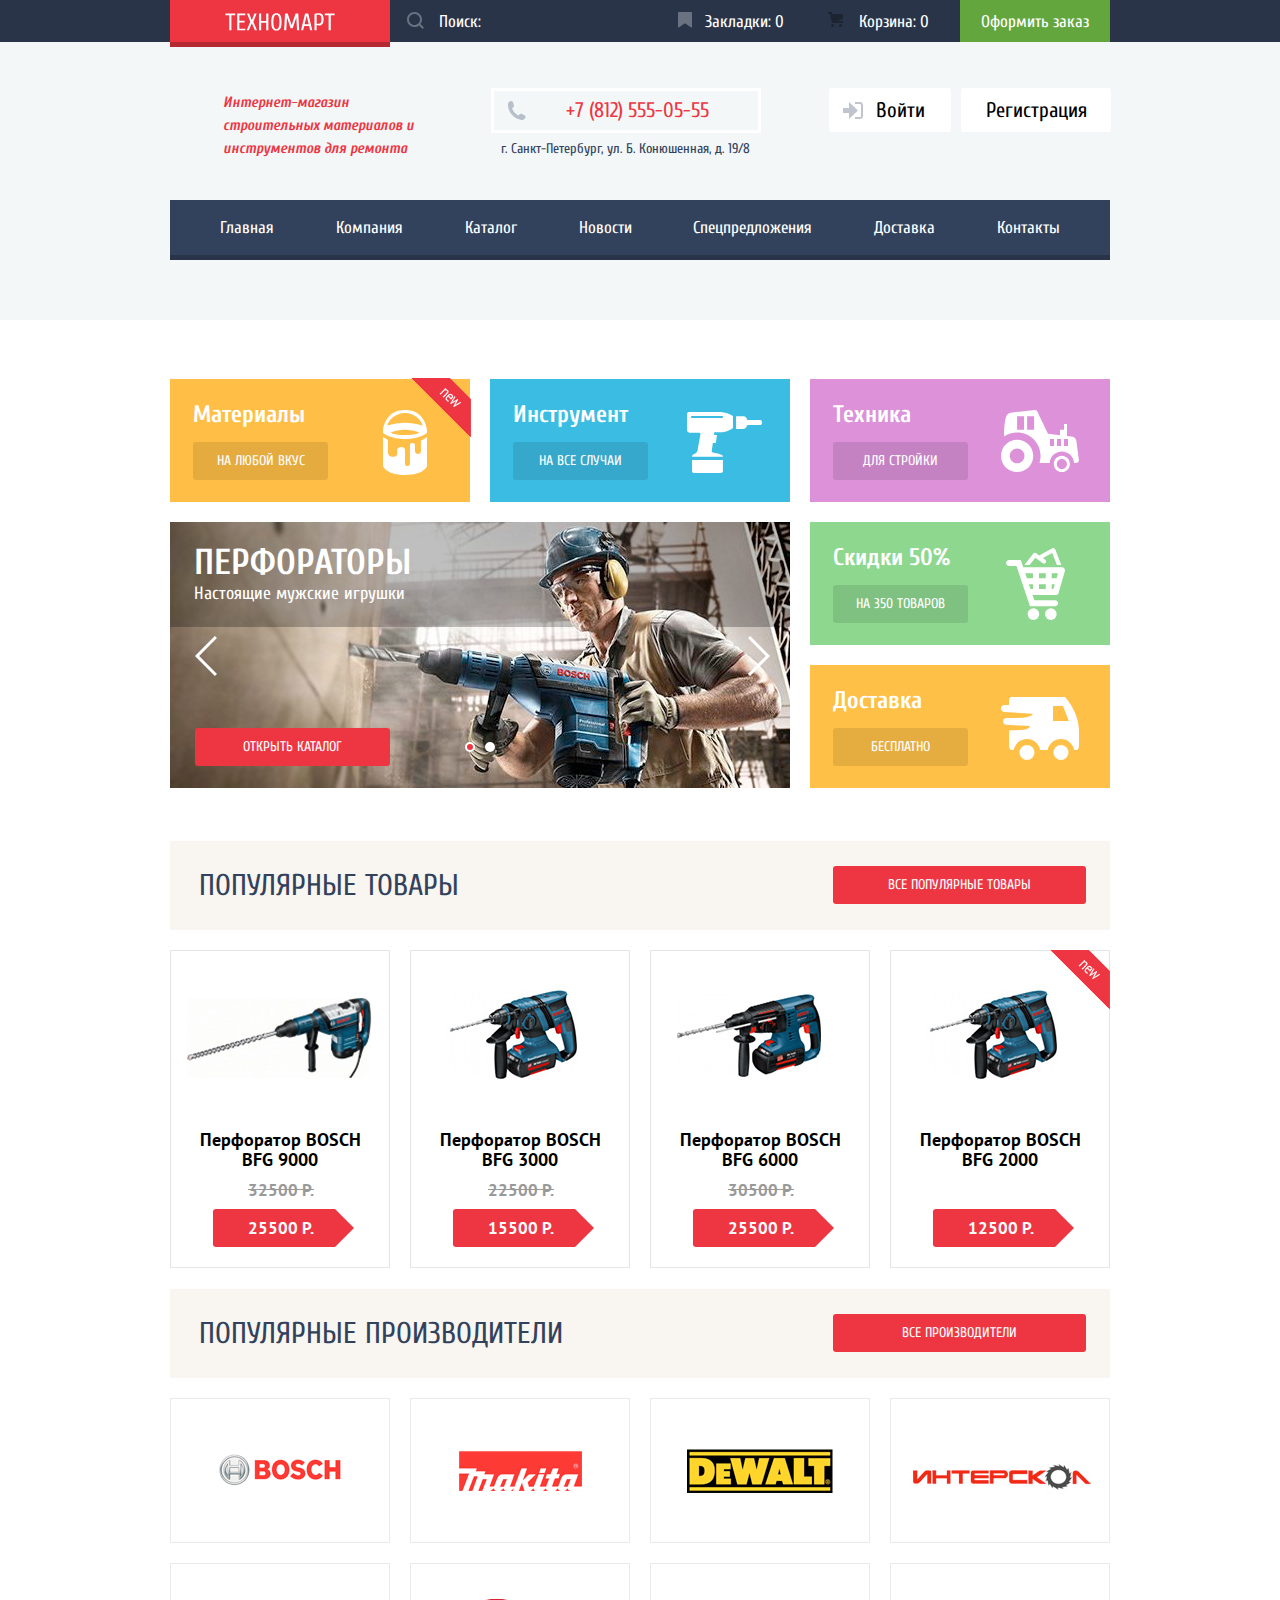
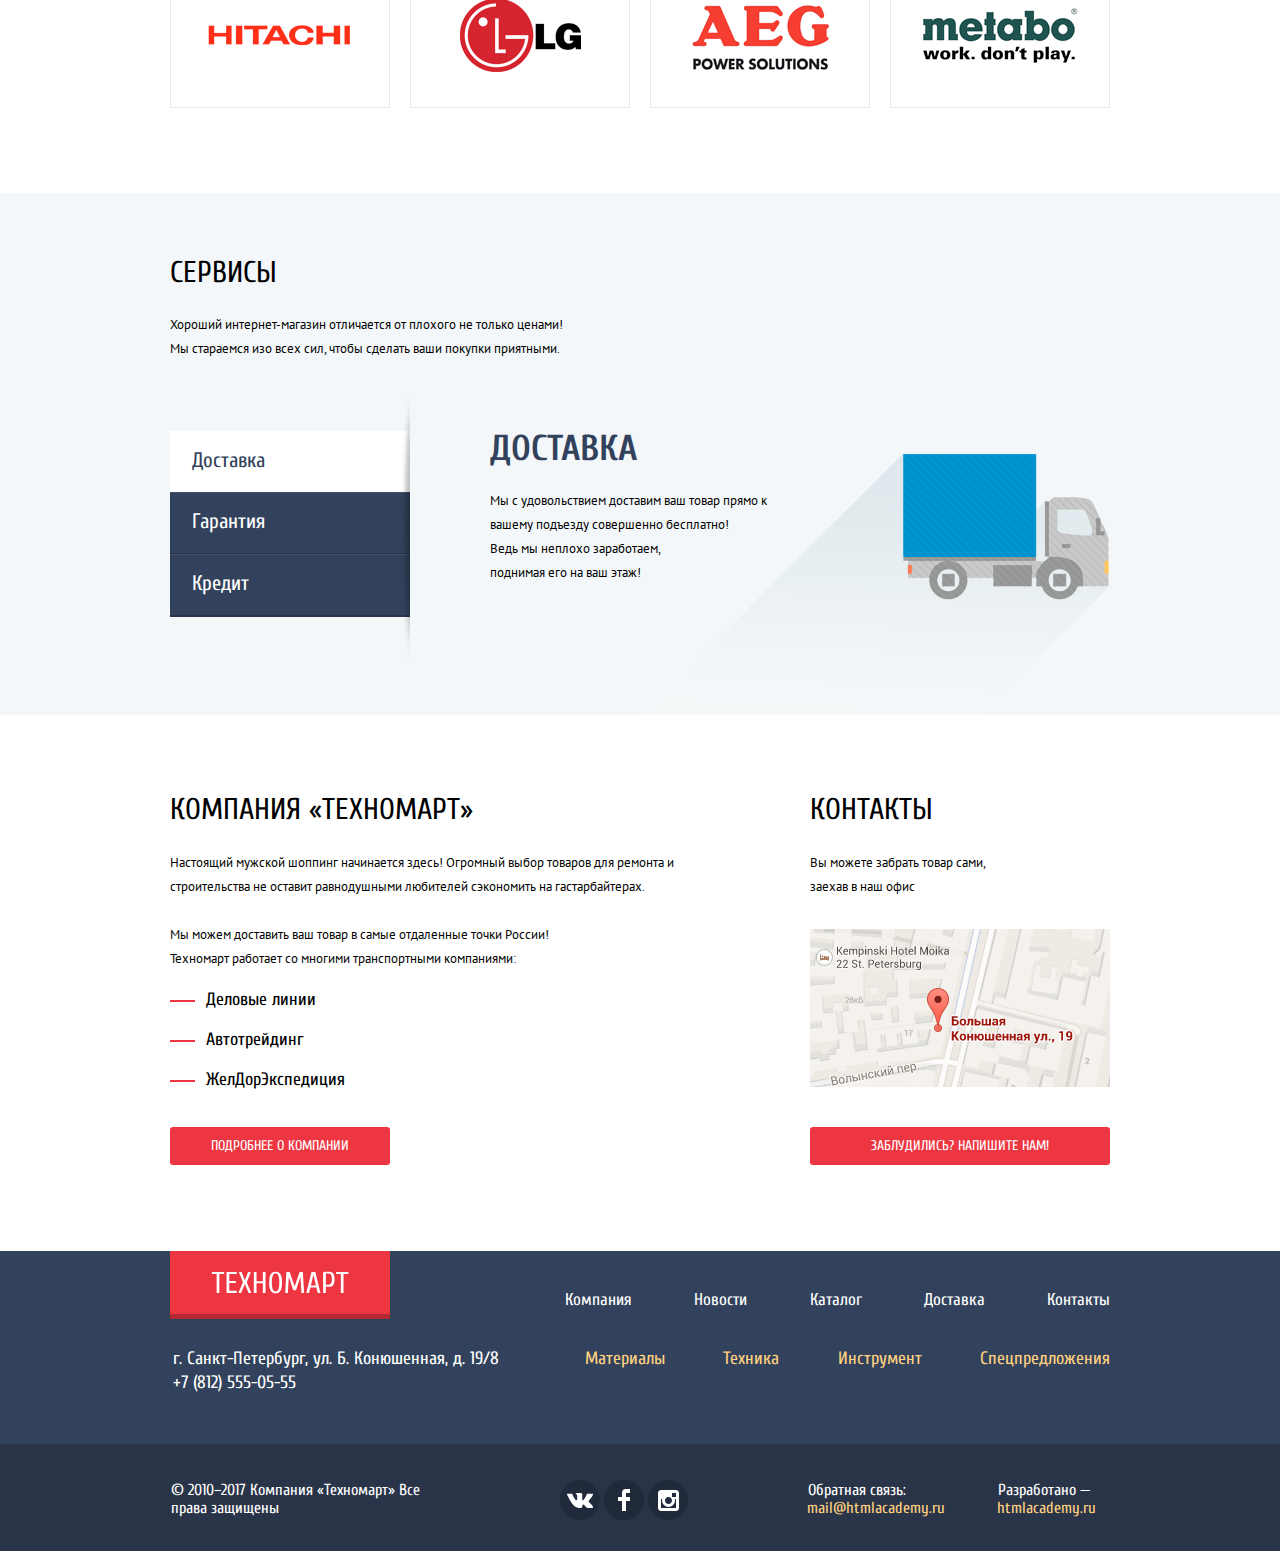
<file: index.html>
<!DOCTYPE html>
<html lang="ru">

<head>
  <meta charset="utf-8" />
  <title>HTML Academy: Техномарт</title>
  <link href="https://fonts.googleapis.com/css?family=Cuprum:400,400i,700,700i&amp;subset=cyrillic" rel="stylesheet">
  <link href="https://fonts.googleapis.com/css?family=PT+Sans:400,400i&amp;subset=cyrillic" rel="stylesheet">
  <link rel="stylesheet" href="css/normalize.css">
  <link rel="stylesheet" href="css/style-minified.css">
</head>

<body>
  <header class="main-header">
    <div class="main-header-top">
      <div class="container">
        <a href="#" class="main-header-logo">
          <svg 
            xmlns="http://www.w3.org/2000/svg"
            xmlns:xlink="http://www.w3.org/1999/xlink"
            width="110px" height="18px">
            <path fill-rule="evenodd"  fill="rgb(255, 255, 255)"
            d="M105.780,2.227 L105.780,17.347 L103.620,17.347 L103.620,2.227 L99.780,2.227 L99.780,0.547 L109.620,0.547 L109.620,2.227 L105.780,2.227 ZM97.464,11.119 C97.088,11.591 96.616,11.927 96.048,12.127 C95.480,12.327 94.804,12.427 94.020,12.427 C93.652,12.427 93.236,12.403 92.772,12.355 C92.308,12.307 91.924,12.251 91.620,12.187 L91.620,17.347 L89.460,17.347 L89.460,0.787 C90.068,0.611 90.680,0.487 91.296,0.415 C91.912,0.343 92.580,0.307 93.300,0.307 C94.260,0.307 95.076,0.407 95.748,0.607 C96.420,0.807 96.964,1.139 97.380,1.603 C97.796,2.067 98.100,2.683 98.292,3.451 C98.484,4.219 98.580,5.171 98.580,6.307 C98.580,7.475 98.488,8.451 98.304,9.235 C98.120,10.019 97.840,10.647 97.464,11.119 ZM96.240,4.147 C96.120,3.571 95.932,3.115 95.676,2.779 C95.420,2.443 95.096,2.207 94.704,2.071 C94.312,1.935 93.844,1.867 93.300,1.867 L91.620,1.867 L91.620,10.747 L93.300,10.747 C93.844,10.747 94.312,10.679 94.704,10.543 C95.096,10.407 95.420,10.171 95.676,9.835 C95.932,9.499 96.120,9.043 96.240,8.467 C96.360,7.891 96.420,7.171 96.420,6.307 C96.420,5.443 96.360,4.723 96.240,4.147 ZM84.060,13.027 L79.260,13.027 L78.180,17.347 L76.020,17.347 L80.100,0.547 L83.220,0.547 L87.300,17.347 L85.140,17.347 L84.060,13.027 ZM81.708,2.947 L81.612,2.947 L79.620,11.347 L83.700,11.347 L81.708,2.947 ZM71.341,4.867 L71.221,4.867 L67.741,15.187 L65.581,15.187 L62.101,4.867 L61.981,4.867 L61.261,17.347 L59.101,17.347 L60.061,0.547 L62.701,0.547 L66.613,12.067 L66.709,12.067 L70.621,0.547 L73.261,0.547 L74.221,17.347 L72.061,17.347 L71.341,4.867 ZM55.213,15.787 C54.765,16.443 54.225,16.907 53.593,17.179 C52.961,17.451 52.237,17.587 51.421,17.587 C50.605,17.587 49.881,17.451 49.249,17.179 C48.616,16.907 48.076,16.443 47.629,15.787 C47.181,15.131 46.841,14.247 46.609,13.135 C46.377,12.023 46.261,10.627 46.261,8.947 C46.261,7.267 46.377,5.871 46.609,4.759 C46.841,3.647 47.181,2.763 47.629,2.107 C48.076,1.451 48.616,0.987 49.249,0.715 C49.881,0.443 50.605,0.307 51.421,0.307 C52.237,0.307 52.961,0.443 53.593,0.715 C54.225,0.987 54.765,1.451 55.213,2.107 C55.661,2.763 56.001,3.647 56.233,4.759 C56.464,5.871 56.581,7.267 56.581,8.947 C56.581,10.627 56.464,12.023 56.233,13.135 C56.001,14.247 55.661,15.131 55.213,15.787 ZM54.169,5.395 C54.001,4.467 53.781,3.731 53.509,3.187 C53.237,2.643 52.917,2.267 52.549,2.059 C52.180,1.851 51.805,1.747 51.421,1.747 C51.037,1.747 50.661,1.851 50.293,2.059 C49.924,2.267 49.605,2.643 49.333,3.187 C49.060,3.731 48.841,4.467 48.673,5.395 C48.505,6.323 48.421,7.507 48.421,8.947 C48.421,10.387 48.505,11.571 48.673,12.499 C48.841,13.427 49.060,14.163 49.333,14.707 C49.605,15.251 49.924,15.627 50.293,15.835 C50.661,16.043 51.037,16.147 51.421,16.147 C51.805,16.147 52.180,16.043 52.549,15.835 C52.917,15.627 53.237,15.251 53.509,14.707 C53.781,14.163 54.001,13.427 54.169,12.499 C54.337,11.571 54.421,10.387 54.421,8.947 C54.421,7.507 54.337,6.323 54.169,5.395 ZM41.221,9.667 L36.181,9.667 L36.181,17.347 L34.021,17.347 L34.021,0.547 L36.181,0.547 L36.181,7.987 L41.221,7.987 L41.221,0.547 L43.381,0.547 L43.381,17.347 L41.221,17.347 L41.221,9.667 ZM29.821,17.347 L26.821,10.147 L23.821,17.347 L21.661,17.347 L25.261,8.707 L22.021,0.547 L24.181,0.547 L26.821,7.267 L29.461,0.547 L31.621,0.547 L28.381,8.707 L31.981,17.347 L29.821,17.347 ZM12.181,0.547 L20.341,0.547 L20.341,2.227 L14.341,2.227 L14.341,7.747 L19.621,7.747 L19.621,9.427 L14.341,9.427 L14.341,15.667 L20.341,15.667 L20.341,17.347 L12.181,17.347 L12.181,0.547 ZM6.421,17.347 L4.261,17.347 L4.261,2.227 L0.421,2.227 L0.421,0.547 L10.261,0.547 L10.261,2.227 L6.421,2.227 L6.421,17.347 Z"/>
         </svg>
        </a>
        <form class="search-form" action="https://echo.htmlacademy.ru" method="post">
          <input type="text" placeholder="Поиск:" />
        </form>
        <a class="main-header-tab" href="#">Закладки: 0</a>
        <a class="main-header-basket" href="#">Корзина: 0</a>
        <a class="button-place" href="#">Оформить заказ</a>  
      </div>
    </div>
    <div class="main-header-middle">
      <div class="container">
        <h1>
          Интернет-магазин строительных материалов
           и инструментов для ремонта
        </h1>
        <div class="main-header-contacts">
          <a href="tel:+78125550555">+7 (812) 555-05-55</a>
          <p>г. Санкт-Петербург, ул. Б. Конюшенная, д. 19/8</p>
        </div>
        <ul class="user-navigation">
          <li><a class="button button-login" href="#">Войти</a></li>
          <li><a class="button button-registration" href="#">Регистрация</a></li>
        </ul>
        <nav class="main-header-navigation">
          <ul class="site-navigation">
            <li><a href="#">Главная</a></li>
            <li><a href="about.html">Компания</a></li>
            <li><a href="inner.html">Каталог</a></li>
            <li><a href="news.html">Новости</a></li>
            <li><a href="special.html">Спецпредложения</a></li>
            <li><a href="delivery.html">Доставка</a></li>
            <li><a href="contacts.html">Контакты</a></li>
          </ul>
        </nav>
      </div>
    </div>
  </header>

  <main>
    <div class="container">
      <section class="site-menu">
        <h2 class="visually-hidden">Меню сайта</h2>
        <div class="site-menu-list">
          <div class="site-menu-item materials site-menu-item-new">
            <div class="flag flag-new">новинка</div>
            <h3>Материалы</h3>
            <a class="button button-transparent" href="#">на любой вкус</a>
          </div>
          <div class="site-menu-item tools">
            <h3>Инструмент</h3>
            <a class="button button-transparent" href="#">на все случаи</a>
          </div>
          <div class="site-menu-item machinery">
            <h3>Техника</h3>
            <a class="button button-transparent" href="#">для стройки</a>
          </div>
          <div class="site-menu-slider">
            <input class="visually-hidden" type="radio" id="product-1" name="toggle" checked>
            <input class="visually-hidden" type="radio" id="product-2" name="toggle">
            <div class="menu-slider-controls">
              <label for="product-1">Первый</label>
              <label for="product-2">Второй</label>
            </div>
            <ul class="menu-slider-list">
              <li class="menu-slider-item" id="menu-slide1">
                <h3>Перфораторы</h3>
                <p>Настоящие мужские игрушки</p>
                <a class="button" href="inner.html">Открыть каталог</a>
              </li>
              <li class="menu-slider-item" id="menu-slide2">
                <h3>Дрели</h3>
                <p>Соседям на радость!</p>
                <a class="button" href="inner.html">Открыть каталог</a>
              </li>
            </ul>
            <button class="menu-button menu-button-back"></button>
            <button class="menu-button menu-button-next"></button>
          </div>
          <div class="site-menu-inner">
            <div class="site-menu-item sales">
              <h3>Скидки 50%</h3>
              <a class="button button-transparent" href="#">на 350 товаров</a>
            </div>
            <div class="site-menu-item delivery">
              <h3>Доставка</h3>
              <a class="button button-transparent" href="#">бесплатно</a>
            </div>
          </div>
        </div>
      </section>
      <section class="popular-items">
        <div class="heading-wrapper">
          <h2>Популярные товары</h2>
          <a class="button" href="#">Все популярные товары</a>
        </div>
        <ul class="popular-items-catalog">
          <li class="catalog-item">
            <div class="actions">
                <a href="#" class="buy">Купить</a>
                <a href="#" class="bookmark">В закладки</a>
            </div>
            <a class="catalog-item-image" href="catalog-item.html">
              <img src="img/product-4.jpg" width="218" height="170" alt="" />
            </a>
            <h3><a href="catalog-item.html">Перфоратор BOSCH BFG 9000 </a></h3>
            <div class="catalog-item-price">
              <p class="old-price">32500 Р.</p>
              <p class="new-price">25500 Р.</p>
            </div>
          </li>
          <li class="catalog-item">
            <div class="actions">
                <a href="#" class="buy">Купить</a>
                <a href="#" class="bookmark">В закладки</a>
            </div>
            <a class="catalog-item-image" href="catalog-item.html">
              <img src="img/product-1.jpg" width="218" height="170" alt="" />
            </a>
            <h3><a href="catalog-item.html">Перфоратор BOSCH BFG 3000 </a></h3>
            <div class="catalog-item-price">
              <p class="old-price">22500 Р.</p>
              <p class="new-price">15500 Р.</p>
            </div>
          </li>
          <li class="catalog-item">
            <div class="actions">
                <a href="#" class="buy">Купить</a>
                <a href="#" class="bookmark">В закладки</a>
            </div>
            <a class="catalog-item-image" href="catalog-item.html">
              <img src="img/product-2.jpg" width="218" height="170" alt="" />
            </a>
            <h3><a href="catalog-item.html">Перфоратор BOSCH BFG 6000 </a></h3>
            <div class="catalog-item-price">
              <p class="old-price">30500 Р.</p>
              <p class="new-price">25500 Р.</p>
            </div>
          </li>
          <li class="catalog-item catalog-item-new">
            <div class="flag flag-new">новинка</div>
            <div class="actions">
                <a href="#" class="buy">Купить</a>
                <a href="#" class="bookmark">В закладки</a>
            </div>
            <a class="catalog-item-image" href="catalog-item.html">
              <img src="img/product-1.jpg" width="218" height="170" alt="" />
            </a>
            <h3><a href="catalog-item.html">Перфоратор BOSCH BFG 2000 </a></h3>
            <div class="catalog-item-price">
              <p class="old-price invisible">22500 Р.</p>
              <p class="new-price">12500 Р.</p>
            </div>
          </li>
        </ul>
      </section>
      <section class="popular-companies">
        <div class="heading-wrapper">
          <h2>Популярные производители</h2>
          <a class="button" href="#">Все производители</a>
        </div>
        <ul class="popular-companies-list">
          <li class="popular-companies-item">
            <a href="#"><img src="img/bosch.png" width="126" height="37" alt="фирма Бош"></a>
          </li>
          <li class="popular-companies-item">
            <a href="#"><img src="img/Makita.png" width="123" height="40" alt="фирма Макита"></a>
          </li>
          <li class="popular-companies-item">
            <a href="#"><img src="img/DeWALT.png" width="146" height="44" alt="фирма Деволт"></a>
          </li>
          <li class="popular-companies-item">
            <a href="#"><img src="img/Interskol.png" width="200" height="88" alt="фирма Интерскол"></a>
          </li>
          <li class="popular-companies-item">
            <a href="#"><img src="img/Hitachi.png" width="169" height="31" alt="фирма Хайтачи"></a>
          </li>
          <li class="popular-companies-item">
            <a href="#"><img src="img/LG.png" width="121" height="73" alt="фирма Элджи"></a>
          </li>
          <li class="popular-companies-item">
            <a href="#"><img src="img/AEG.png" width="151" height="96" alt="фирма Аег"></a>
          </li>
          <li class="popular-companies-item">
            <a href="#"><img src="img/Metabo.png" width="204" height="69" alt="фирма Метабо"></a>
          </li>
        </ul>
      </section>
    </div> 
    <section class="services">
      <div class="container">
        <h2>Сервисы</h2>
        <p>Хороший интернет-магазин отличается от плохого не только ценами!
          Мы стараемся изо всех сил, чтобы сделать ваши покупки приятными.
        </p>
        <div class="services-slider">
          <input class="visually-hidden" type="radio" id="service-1" name="toggle-service" checked>
          <input class="visually-hidden" type="radio" id="service-2" name="toggle-service">
          <input class="visually-hidden" type="radio" id="service-3" name="toggle-service">
          <div class="services-slider-controls">
            <label for="service-1">Доставка</label>
            <label for="service-2">Гарантия</label>
            <label for="service-3">Кредит</label>
          </div>
          <ul class="services-slider-list">
            <li class="services-slider-item" id="services-slide1">
              <h3>Доставка</h3>
              <p>Мы с удовольствием доставим ваш товар прямо 
                  к вашему подъезду совершенно бесплатно! <br>
                  Ведь мы неплохо заработаем, <br>
                  поднимая его на ваш этаж!
              </p>
            </li>
            <li class="services-slider-item" id="services-slide2">
              <h3>Гарантия</h3>
              <p>Если купленный у нас товар поломается или заискрит, <br>
                 а также в случае пожара, спровоцированного его возгоранием, 
                 вы всегда можете быть уверены в нашей гарантии. Мы обменяем
                 сгоревший товар на новый. <br>
                 Дом уж восстановите как-нибудь сами.
              </p>
            </li>
            <li class="services-slider-item" id="services-slide3">
              <h3>Кредит</h3>
              <p>Залезть в долговую яму стало проще! <br>
                Кредитные консультанты придум вам на помощь
              </p>
              <a class="button" href="#">Отправить заявку</a>
            </li>
          </ul>
        </div>
      </div>
    </section>
    <div class="container">
      <div class="index-columns">
        <section class="about-company">
          <h2>Компания «Техномарт»</h2>
          <p>
            Настоящий мужской шоппинг начинается здесь! Огромный выбор товаров для
            ремонта и строительства не оставит равнодушными любителей сэкономить
            на гастарбайтерах.
          </p>
          <p>
            Мы можем доставить ваш товар в самые отдаленные точки России!
            Техномарт работает со многими транспортными компаниями:
          </p>
          <ul>
            <li><a class="transport-item" href="#">Деловые линии</a></li>
            <li><a class="transport-item" href="#">Автотрейдинг</a></li>
            <li><a class="transport-item" href="#">ЖелДорЭкспедиция</a></li>
          </ul>
          <a class="button" href="about.html">Подробнее о компании</a>
        </section>

        <section class="contacts">
          <h2>Контакты</h2>
          <p>Вы можете забрать товар сами, заехав в наш офис</p>
          <a class="contacts-button-map" href="map.html">
            <img src="img/map.jpg" width="300" height="158" alt="наша компания на карте" />
          </a>
          <a class="button letter-link" href="writeus.html">Заблудились? Напишите Нам!</a>
        </section>
      </div>
    </div>
  </main>

  <footer class="main-footer">
    <div class="main-footer-top">
      <div class="container">
        <a href="index.html" class="main-footer-logo">
          <svg 
            xmlns="http://www.w3.org/2000/svg"
            xmlns:xlink="http://www.w3.org/1999/xlink"
            width="138px" height="23px">
            <path fill-rule="evenodd"  fill="rgb(255, 255, 255)"
            d="M132.538,3.057 L132.538,21.957 L129.838,21.957 L129.838,3.057 L125.038,3.057 L125.038,0.957 L137.338,0.957 L137.338,3.057 L132.538,3.057 ZM122.143,14.172 C121.673,14.762 121.083,15.182 120.373,15.432 C119.663,15.682 118.818,15.807 117.838,15.807 C117.378,15.807 116.858,15.777 116.278,15.717 C115.698,15.657 115.218,15.587 114.838,15.507 L114.838,21.957 L112.138,21.957 L112.138,1.257 C112.898,1.037 113.663,0.882 114.433,0.792 C115.203,0.702 116.038,0.657 116.938,0.657 C118.138,0.657 119.158,0.782 119.998,1.032 C120.838,1.282 121.518,1.697 122.038,2.277 C122.558,2.857 122.938,3.627 123.178,4.587 C123.418,5.547 123.538,6.737 123.538,8.157 C123.538,9.617 123.423,10.837 123.193,11.817 C122.963,12.797 122.613,13.582 122.143,14.172 ZM120.613,5.457 C120.463,4.737 120.228,4.167 119.908,3.747 C119.588,3.327 119.183,3.032 118.693,2.862 C118.203,2.692 117.618,2.607 116.938,2.607 L114.838,2.607 L114.838,13.707 L116.938,13.707 C117.618,13.707 118.203,13.622 118.693,13.452 C119.183,13.282 119.588,12.987 119.908,12.567 C120.228,12.147 120.463,11.577 120.613,10.857 C120.763,10.137 120.838,9.237 120.838,8.157 C120.838,7.077 120.763,6.177 120.613,5.457 ZM105.388,16.557 L99.388,16.557 L98.038,21.957 L95.338,21.957 L100.438,0.957 L104.338,0.957 L109.438,21.957 L106.738,21.957 L105.388,16.557 ZM102.448,3.957 L102.328,3.957 L99.838,14.457 L104.938,14.457 L102.448,3.957 ZM89.488,6.357 L89.338,6.357 L84.988,19.257 L82.288,19.257 L77.938,6.357 L77.788,6.357 L76.888,21.957 L74.188,21.957 L75.388,0.957 L78.688,0.957 L83.578,15.357 L83.698,15.357 L88.588,0.957 L91.888,0.957 L93.088,21.957 L90.388,21.957 L89.488,6.357 ZM69.328,20.007 C68.768,20.827 68.093,21.407 67.303,21.747 C66.513,22.087 65.608,22.257 64.588,22.257 C63.568,22.257 62.663,22.087 61.873,21.747 C61.083,21.407 60.408,20.827 59.848,20.007 C59.288,19.187 58.863,18.082 58.573,16.692 C58.283,15.302 58.138,13.557 58.138,11.457 C58.138,9.357 58.283,7.612 58.573,6.222 C58.863,4.832 59.288,3.727 59.848,2.907 C60.408,2.087 61.083,1.507 61.873,1.167 C62.663,0.827 63.568,0.657 64.588,0.657 C65.608,0.657 66.513,0.827 67.303,1.167 C68.093,1.507 68.768,2.087 69.328,2.907 C69.888,3.727 70.313,4.832 70.603,6.222 C70.893,7.612 71.038,9.357 71.038,11.457 C71.038,13.557 70.893,15.302 70.603,16.692 C70.313,18.082 69.888,19.187 69.328,20.007 ZM68.023,7.017 C67.813,5.857 67.538,4.937 67.198,4.257 C66.858,3.577 66.458,3.107 65.998,2.847 C65.538,2.587 65.068,2.457 64.588,2.457 C64.108,2.457 63.638,2.587 63.179,2.847 C62.718,3.107 62.318,3.577 61.978,4.257 C61.638,4.937 61.363,5.857 61.153,7.017 C60.943,8.177 60.838,9.657 60.838,11.457 C60.838,13.257 60.943,14.737 61.153,15.897 C61.363,17.057 61.638,17.977 61.978,18.657 C62.318,19.337 62.718,19.807 63.179,20.067 C63.638,20.327 64.108,20.457 64.588,20.457 C65.068,20.457 65.538,20.327 65.998,20.067 C66.458,19.807 66.858,19.337 67.198,18.657 C67.538,17.977 67.813,17.057 68.023,15.897 C68.234,14.737 68.338,13.257 68.338,11.457 C68.338,9.657 68.234,8.177 68.023,7.017 ZM51.838,12.357 L45.538,12.357 L45.538,21.957 L42.838,21.957 L42.838,0.957 L45.538,0.957 L45.538,10.257 L51.838,10.257 L51.838,0.957 L54.538,0.957 L54.538,21.957 L51.838,21.957 L51.838,12.357 ZM37.589,21.957 L33.839,12.957 L30.089,21.957 L27.389,21.957 L31.889,11.157 L27.839,0.957 L30.539,0.957 L33.839,9.357 L37.139,0.957 L39.839,0.957 L35.789,11.157 L40.289,21.957 L37.589,21.957 ZM15.539,0.957 L25.739,0.957 L25.739,3.057 L18.239,3.057 L18.239,9.957 L24.839,9.957 L24.839,12.057 L18.239,12.057 L18.239,19.857 L25.739,19.857 L25.739,21.957 L15.539,21.957 L15.539,0.957 ZM8.339,21.957 L5.639,21.957 L5.639,3.057 L0.839,3.057 L0.839,0.957 L13.139,0.957 L13.139,3.057 L8.339,3.057 L8.339,21.957 Z"/>
          </svg>
        </a>
        <nav class="main-footer-navigation">
          <ul class="main-footer-site-navigation">
            <li><a href="about.html">Компания</a></li>
            <li><a href="news.html">Новости</a></li>
            <li><a href="inner.html">Каталог</a></li>
            <li><a href="delivery.html">Доставка</a></li>
            <li><a href="contacts.html">Контакты</a></li>
          </ul>
        </nav>
        <p class="main-footer-contacts">
          г. Санкт-Петербург, ул. Б. Конюшенная, д. 19/8
          +7 (812) 555-05-55
        </p>
        <ul class="main-footer-item-navigation">
          <li><a href="materials.html">Материалы</a></li>
          <li><a href="machines.html">Техника</a></li>
          <li><a href="tools.html">Инструмент</a></li>
          <li><a href="special.html">Спецпредложения</a></li>
        </ul>
      </div>
    </div>
    
    <div class="main-footer-bottom">
      <div class="container">
        <p class="rights-reserved">
          © 2010–2017 Компания «Техномарт»
          Все права защищены
        </p>
        <ul class="main-footer-social">
          <li>
            <a class="social-button" href="#" aria-label="Мы во Вконтакте">
              <span class="visually-hidden">Вконтакте</span>
              <svg xmlns="http://www.w3.org/2000/svg" width="26" height="15">
                <path fill="#fff" d="M16.138 11.51c.956-.309 2.18 2.04 3.483 2.939.978.681 1.727.534 1.727.534l3.473-.05s1.815-.112.957-1.554c-.071-.12-.503-1.069-2.585-3.022-2.177-2.043-1.882-1.712.739-5.244 1.597-2.153 2.236-3.468 2.036-4.028-.192-.539-1.365-.399-1.365-.399L20.69.713c-.381.001-.704.119-.851.515-.003.004-.621 1.666-1.445 3.079-1.741 2.989-2.436 3.148-2.724 2.961-.661-.433-.494-1.737-.494-2.664 0-2.897.432-4.105-.846-4.417-.427-.104-.739-.172-1.828-.182-1.392-.021-2.574 0-3.244.329-.445.223-.786.712-.579.74.26.035.843.16 1.155.586.401.552.389 1.789.389 1.789s.229 3.411-.54 3.834c-.528.29-1.25-.302-2.803-3.016-.793-1.388-1.392-2.922-1.392-2.922s-.116-.285-.326-.441c-.25-.185-.6-.244-.6-.244L.848.684S.29.7.085.946c-.182.218-.015.668-.015.668s2.909 6.881 6.203 10.347c3.02 3.182 6.452 2.971 6.452 2.971h1.555s.469-.054.709-.312c.224-.24.214-.691.214-.691s-.031-2.109.935-2.419z"/>
              </svg>
            </a>
          </li>
          <li>
            <a class="social-button" href="#" aria-label="Мы на Фейсбуке">
              <span class="visually-hidden">Фейсбук</span>
              <svg xmlns="http://www.w3.org/2000/svg" width="12" height="22">
                <path fill="#fff" d="M12 4V0H8a4 4 0 0 0-4 4v4H0v4h4v10h4V12h4V8H8V4h4z"/>
              </svg>
            </a>
          </li>
          <li>
            <a class="social-button" href="#" aria-label="Мы в Инстаграме">
              <span class="visually-hidden">Инстаграм</span>
              <svg xmlns="http://www.w3.org/2000/svg" width="21" height="21">
                <path fill="#fff" d="M18 0H3C1.35 0 0 1.35 0 3v15c0 1.65 1.35 3 3 3h15c1.65 0 3-1.35 3-3V3c0-1.65-1.35-3-3-3zm-7.5 7c1.93 0 3.5 1.57 3.5 3.5S12.43 14 10.5 14 7 12.43 7 10.5 8.57 7 10.5 7zM18 18H3V9h1.181A6.504 6.504 0 0 0 4 10.5a6.5 6.5 0 1 0 13 0 6.45 6.45 0 0 0-.181-1.5H18v9zm0-11h-4V3h4v4z"/>
              </svg>
            </a>
          </li>
        </ul>
        <div class="feedback">
          <p>Обратная связь:</p>
          <a href="#">mail@htmlacademy.ru</a>
        </div>
        <div class="developer">
          <p>Разработано —</p> 
          <a href="https://htmlacademy.ru/intensive/htmlcss">htmlacademy.ru</a>
        </div>
      </div>
    </div>
  </footer>

  <section class="modal modal-feedback">
    <form class="feedback-form" action="https://echo.htmlacademy.ru" method="post">
      <p>
        <label for="user-name">Ваше имя:</label>
        <input type="text" name="user-name" id="user-name" placeholder="Имя Фамилия">
      </p>
      <p>
        <label for="user-email">Ваш e-mail:</label>
        <input type="email" name="user-email" id="user-email" placeholder="email@example.com">
      </p>
      <p>
        <label for="comment-field">Текст письма:</label>
        <textarea name="comment" id="comment-field" cols="30" rows="10" placeholder="В свободной форме"></textarea>
      </p>
      <p class="button-area">
        <button class="button" type="submit">
          Отправить
        </button>
      </p>      
    </form>
    <button class="modal-close" type="button">
      Закрыть
    </button>
  </section>

  <section class="modal modal-map">
    <h2 class="visually-hidden">Как до нас добраться</h2>
    <iframe src="https://www.google.com/maps/embed?pb=!1m18!1m12!1m3!1d1998.6037999040354!2d30.322010416394033!3d59.938716271971415!2m3!1f0!2f0!3f0!3m2!1i1024!2i768!4f13.1!3m3!1m2!1s0x4696310fca5ba729%3A0xea9c53d4493c879f!2sBolshaya+Konyushennaya+ul.%2C+19%2C+Sankt-Peterburg%2C+Russia%2C+191186!5e0!3m2!1sen!2s!4v1441888483426" 
      width="940" height="447" allowfullscreen>
    </iframe>
    <p>
      <img src="img/big-map.jpg" width="940" height="447" alt="Офис компании по адресу ул. Большая Конюшенная 19, Санкт-Петербург">
    </p>
    <button class="modal-close" type="button">
      Закрыть
    </button>
  </section>

  <section class="modal modal-in-basket">
    <p>Товар добавлен в корзину!</p>
    <div class="modal-in-basket-bottom">
      <a class="button" href="#">Оформить Заказ</a>
      <a class="button button-continue" href="#">Продолжить покупки</a>
    </div>
    <button class="modal-close" type="button">
      Закрыть
    </button>
  </section>

  <script src="js/popup-minified.js"></script>
</body>

</html>
</file>
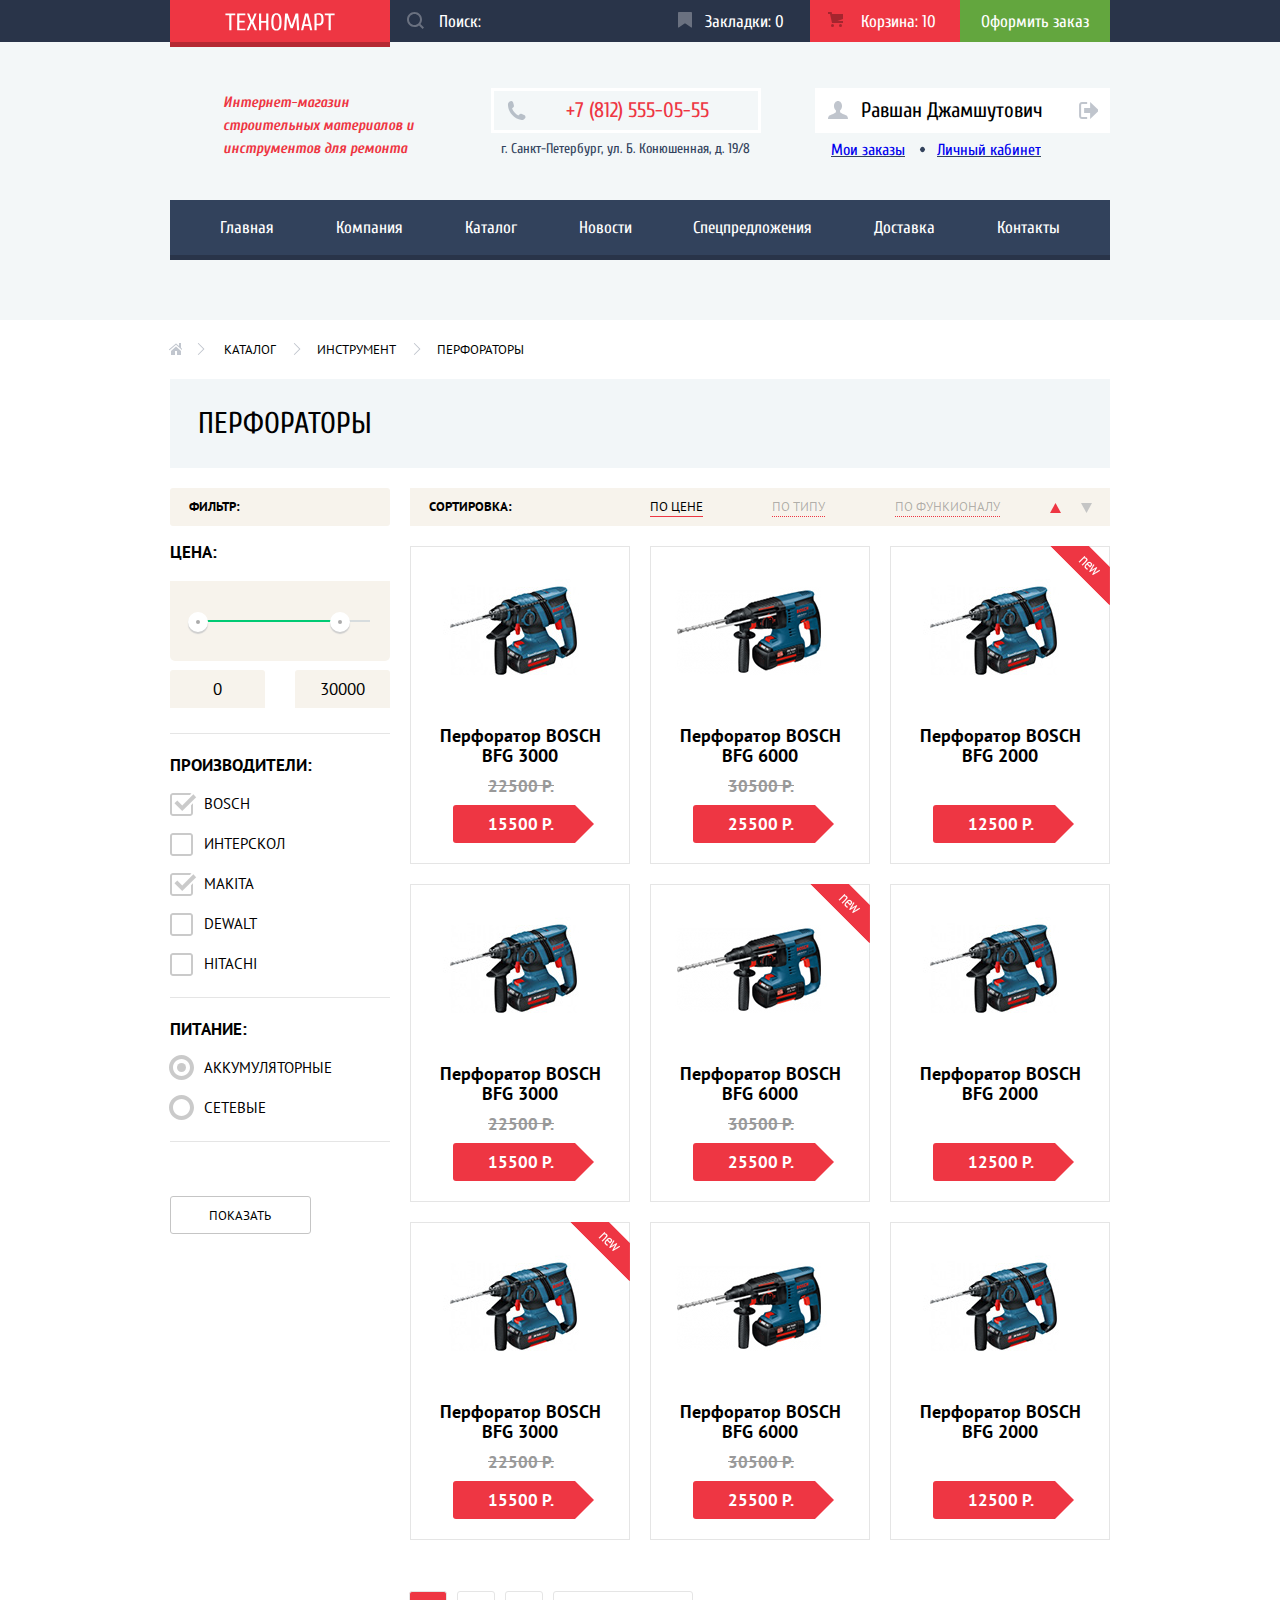
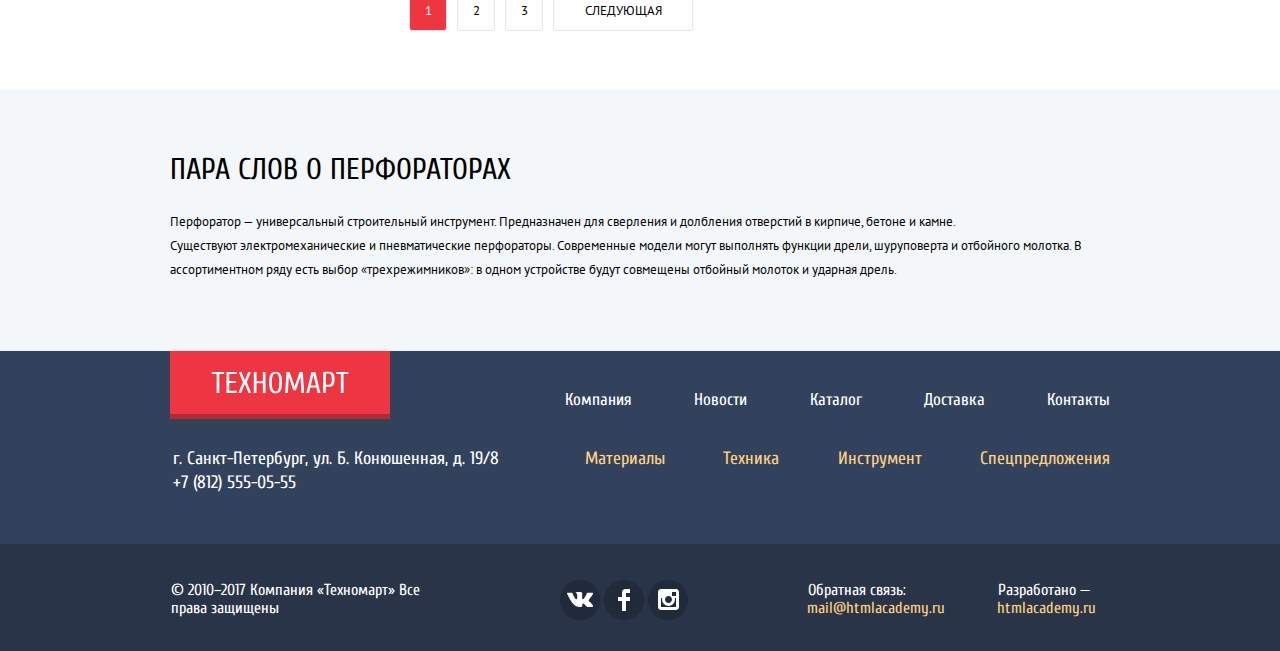
<file: inner.html>
<!DOCTYPE html>
<html lang="ru">

<head>
  <meta charset="utf-8" />
  <title>HTML Academy: Техномарт</title>
  <link href="https://fonts.googleapis.com/css?family=Cuprum:400,400i,700,700i&amp;subset=cyrillic" rel="stylesheet">
  <link href="https://fonts.googleapis.com/css?family=PT+Sans:400,400i&amp;subset=cyrillic" rel="stylesheet">
  <link rel="stylesheet" href="css/normalize.css">
  <link rel="stylesheet" href="css/style-minified.css">
</head>

<body>
  <header class="main-header">
    <div class="main-header-top">
      <div class="container">
        <a href="index.html" class="main-header-logo">
          <svg 
            xmlns="http://www.w3.org/2000/svg"
            xmlns:xlink="http://www.w3.org/1999/xlink"
            width="110px" height="18px">
            <path fill-rule="evenodd"  fill="rgb(255, 255, 255)"
            d="M105.780,2.227 L105.780,17.347 L103.620,17.347 L103.620,2.227 L99.780,2.227 L99.780,0.547 L109.620,0.547 L109.620,2.227 L105.780,2.227 ZM97.464,11.119 C97.088,11.591 96.616,11.927 96.048,12.127 C95.480,12.327 94.804,12.427 94.020,12.427 C93.652,12.427 93.236,12.403 92.772,12.355 C92.308,12.307 91.924,12.251 91.620,12.187 L91.620,17.347 L89.460,17.347 L89.460,0.787 C90.068,0.611 90.680,0.487 91.296,0.415 C91.912,0.343 92.580,0.307 93.300,0.307 C94.260,0.307 95.076,0.407 95.748,0.607 C96.420,0.807 96.964,1.139 97.380,1.603 C97.796,2.067 98.100,2.683 98.292,3.451 C98.484,4.219 98.580,5.171 98.580,6.307 C98.580,7.475 98.488,8.451 98.304,9.235 C98.120,10.019 97.840,10.647 97.464,11.119 ZM96.240,4.147 C96.120,3.571 95.932,3.115 95.676,2.779 C95.420,2.443 95.096,2.207 94.704,2.071 C94.312,1.935 93.844,1.867 93.300,1.867 L91.620,1.867 L91.620,10.747 L93.300,10.747 C93.844,10.747 94.312,10.679 94.704,10.543 C95.096,10.407 95.420,10.171 95.676,9.835 C95.932,9.499 96.120,9.043 96.240,8.467 C96.360,7.891 96.420,7.171 96.420,6.307 C96.420,5.443 96.360,4.723 96.240,4.147 ZM84.060,13.027 L79.260,13.027 L78.180,17.347 L76.020,17.347 L80.100,0.547 L83.220,0.547 L87.300,17.347 L85.140,17.347 L84.060,13.027 ZM81.708,2.947 L81.612,2.947 L79.620,11.347 L83.700,11.347 L81.708,2.947 ZM71.341,4.867 L71.221,4.867 L67.741,15.187 L65.581,15.187 L62.101,4.867 L61.981,4.867 L61.261,17.347 L59.101,17.347 L60.061,0.547 L62.701,0.547 L66.613,12.067 L66.709,12.067 L70.621,0.547 L73.261,0.547 L74.221,17.347 L72.061,17.347 L71.341,4.867 ZM55.213,15.787 C54.765,16.443 54.225,16.907 53.593,17.179 C52.961,17.451 52.237,17.587 51.421,17.587 C50.605,17.587 49.881,17.451 49.249,17.179 C48.616,16.907 48.076,16.443 47.629,15.787 C47.181,15.131 46.841,14.247 46.609,13.135 C46.377,12.023 46.261,10.627 46.261,8.947 C46.261,7.267 46.377,5.871 46.609,4.759 C46.841,3.647 47.181,2.763 47.629,2.107 C48.076,1.451 48.616,0.987 49.249,0.715 C49.881,0.443 50.605,0.307 51.421,0.307 C52.237,0.307 52.961,0.443 53.593,0.715 C54.225,0.987 54.765,1.451 55.213,2.107 C55.661,2.763 56.001,3.647 56.233,4.759 C56.464,5.871 56.581,7.267 56.581,8.947 C56.581,10.627 56.464,12.023 56.233,13.135 C56.001,14.247 55.661,15.131 55.213,15.787 ZM54.169,5.395 C54.001,4.467 53.781,3.731 53.509,3.187 C53.237,2.643 52.917,2.267 52.549,2.059 C52.180,1.851 51.805,1.747 51.421,1.747 C51.037,1.747 50.661,1.851 50.293,2.059 C49.924,2.267 49.605,2.643 49.333,3.187 C49.060,3.731 48.841,4.467 48.673,5.395 C48.505,6.323 48.421,7.507 48.421,8.947 C48.421,10.387 48.505,11.571 48.673,12.499 C48.841,13.427 49.060,14.163 49.333,14.707 C49.605,15.251 49.924,15.627 50.293,15.835 C50.661,16.043 51.037,16.147 51.421,16.147 C51.805,16.147 52.180,16.043 52.549,15.835 C52.917,15.627 53.237,15.251 53.509,14.707 C53.781,14.163 54.001,13.427 54.169,12.499 C54.337,11.571 54.421,10.387 54.421,8.947 C54.421,7.507 54.337,6.323 54.169,5.395 ZM41.221,9.667 L36.181,9.667 L36.181,17.347 L34.021,17.347 L34.021,0.547 L36.181,0.547 L36.181,7.987 L41.221,7.987 L41.221,0.547 L43.381,0.547 L43.381,17.347 L41.221,17.347 L41.221,9.667 ZM29.821,17.347 L26.821,10.147 L23.821,17.347 L21.661,17.347 L25.261,8.707 L22.021,0.547 L24.181,0.547 L26.821,7.267 L29.461,0.547 L31.621,0.547 L28.381,8.707 L31.981,17.347 L29.821,17.347 ZM12.181,0.547 L20.341,0.547 L20.341,2.227 L14.341,2.227 L14.341,7.747 L19.621,7.747 L19.621,9.427 L14.341,9.427 L14.341,15.667 L20.341,15.667 L20.341,17.347 L12.181,17.347 L12.181,0.547 ZM6.421,17.347 L4.261,17.347 L4.261,2.227 L0.421,2.227 L0.421,0.547 L10.261,0.547 L10.261,2.227 L6.421,2.227 L6.421,17.347 Z"/>
          </svg>
        </a>
        <form class="search-form" action="https://echo.htmlacademy.ru" method="post">
          <div class="icon-search">
            <input type="text" placeholder="Поиск:" />
          </div>
        </form>
        <a class="main-header-tab" href="#">Закладки: 0</a>
        <a class="main-header-basket basket-full" href="#">Корзина: 10</a>
        <a class="button-place" href="#">Оформить заказ</a>
      </div>
    </div>
    <div class="main-header-middle">
      <div class="container">
        <h1>
          Интернет-магазин строительных материалов
          и инструментов для ремонта
        </h1>
        <div class="main-header-contacts">
          <a href="tel:+78125550555">+7 (812) 555-05-55</a>
          <p>г. Санкт-Петербург, ул. Б. Конюшенная, д. 19/8</p>
        </div>
        <section class="user-profile">
          <a class="user-name">Равшан Джамшутович</a>
          <ul class="user-cabinet">
            <li><a href="#">Мои заказы</a></li>
            <li><a href="#">Личный кабинет</a></li>
          </ul>
        </section>
        <nav class="main-header-navigation">
          <ul class="site-navigation">
            <li><a href="index.html">Главная</a></li>
            <li><a href="about.html">Компания</a></li>
            <li><a href="inner.html">Каталог</a></li>
            <li><a href="news.html">Новости</a></li>
            <li><a href="special.html">Спецпредложения</a></li>
            <li><a href="delivery.html">Доставка</a></li>
            <li><a href="contacts.html">Контакты</a></li>
          </ul>
        </nav>
      </div>
    </div>
  </header>

  <main class="inner-page">
    <div class="container">
      <ul class="breadcrumbs">
        <li class="breadcrumbs-main-link">
          <a href="index.html"><span class="visually-hidden">Главная</span></a>
        </li>
        <li><a href="products.html">Каталог</a></li>
        <li><a href="tools.html">Инструмент</a></li>
        <li><a href="#" class="breadcrumbs-current">Перфораторы</a></li>
      </ul>
      <h2 class="page-title">Перфораторы</h2>

      <div class="inner-columns">
        <section class="filters">
          <h3>Фильтр:</h3>
          <form class="filter" action="https://echo.htmlacademy.ru" method="GET">
            <fieldset>
              <legend class="filter-price">Цена:</legend>
              <div class="range-filter">
                <div class="range-controls">
                  <div class="scale">
                    <div class="bar"></div>
                  </div>
                  <button class="toggle toggle-min" type="button" aria-label="минимальная цена"></button>
                  <button class="toggle toggle-max" type="button" aria-label="максимальная цена"></button>
                </div>
                <div class="price-controls">
                  <input name="min-price" type="text" value="0">
                  <input name="max-price" type="text" value="30000">
                </div>
              </div>
            </fieldset>
            <fieldset>
              <legend>Производители:</legend>
              <ul>
                <li class="filter-option">
                  <input class="visually-hidden filter-input filter-input-checkbox" type="checkbox" name="Bosch" id="filter-Bosch" checked>
                  <label for="filter-Bosch">Bosch</label>
                </li>
                <li class="filter-option">
                  <input class="visually-hidden filter-input filter-input-checkbox" type="checkbox" name="Interskol" id="filter-Interskol">
                  <label for="filter-Interskol">Интерскол</label>
                </li>
                <li class="filter-option">
                  <input class="visually-hidden filter-input filter-input-checkbox" type="checkbox" name="Makita" id="filter-Makita"
                    checked>
                  <label for="filter-Makita">Makita</label>
                </li>
                <li class="filter-option">
                  <input class="visually-hidden filter-input filter-input-checkbox" type="checkbox" name="Dewalt" id="filter-Dewalt">
                  <label for="filter-Dewalt">Dewalt</label>
                </li>
                <li class="filter-option">
                  <input class="visually-hidden filter-input filter-input-checkbox" type="checkbox" name="Hitachi" id="filter-Hitachi">
                  <label for="filter-Hitachi">Hitachi</label>
                </li>
              </ul>
            </fieldset>
            <fieldset>
              <legend>Питание:</legend>
              <ul>
                <li class="filter-option">
                  <input class="visually-hidden filter-input filter-input-radio" type="radio" name="power-type" id="filter-storage" value="storage" checked >
                  <label for="filter-storage">Аккумуляторные</label>
                </li>
                <li class="filter-option">
                  <input class="visually-hidden filter-input filter-input-radio" type="radio" name="power-type" id="filter-wired" value="wired">
                  <label for="filter-wired">Сетевые</label>
                </li>
              </ul>
            </fieldset>
            <button type="submit" class="filter-button button">Показать</button>
          </form>
        </section>

        <section class="catalog">
          <div class="assortment">
            <h3>Сортировка:</h3>
            <div class="assortment-type">
              <a href="#" class="active">По цене</a>
              <a href="#">По типу</a>
              <a href="#">По функионалу</a>
            </div>
            <div class="assortment-direction">
              <a class="active" href="#">
                <svg version="1.1" xmlns="http://www.w3.org/2000/svg" xmlns:xlink="http://www.w3.org/1999/xlink" x="0px" y="0px" style="transform: rotate(180deg)"
	                width="11px" height="10px" viewBox="0 0 11 10" enable-background="new 0 0 11 10" xml:space="preserve" fill="#c5c5c5">
                  <polyline points="5.5,10 0,0 11,0 "/>
                </svg>
              </a>
              <a href="#">
                <svg version="1.1" xmlns="http://www.w3.org/2000/svg" xmlns:xlink="http://www.w3.org/1999/xlink" x="0px" y="0px"
	                width="11px" height="10px" viewBox="0 0 11 10" enable-background="new 0 0 11 10" xml:space="preserve" fill="#c5c5c5">
                  <polyline points="5.5,10 0,0 11,0 "/>
                </svg>
              </a>
            </div>
          </div>
          <ul class="catalog-list">
            <li class="catalog-item">
              <div class="actions">
                <a href="#" class="buy">Купить</a>
                <a href="#" class="bookmark">В закладки</a>
              </div>
              <a class="catalog-item-image" href="catalog-item.html">
                <img src="img/product-1.jpg" width="218" height="170" alt="" />
              </a>
              <h3><a href="catalog-item.html">Перфоратор BOSCH BFG 3000 </a></h3>
              <div class="catalog-item-price">
                <p class="old-price">22500 Р.</p>
                <p class="new-price">15500 Р.</p>
              </div>
            </li>
            <li class="catalog-item">
              <div class="actions">
                <a href="#" class="buy">Купить</a>
                <a href="#" class="bookmark">В закладки</a>
              </div>
              <a class="catalog-item-image" href="catalog-item.html">
                <img src="img/product-2.jpg" width="218" height="170" alt="" />
              </a>
              <h3><a href="catalog-item.html">Перфоратор BOSCH BFG 6000 </a></h3>
              <div class="catalog-item-price">
                <p class="old-price">30500 Р.</p>
                <p class="new-price">25500 Р.</p>
              </div>
            </li>
            <li class="catalog-item catalog-item-new">
              <div class="flag flag-new">новинка</div>
              <div class="actions">
                <a href="#" class="buy">Купить</a>
                <a href="#" class="bookmark">В закладки</a>
              </div>
              <a class="catalog-item-image" href="catalog-item.html">
                <img src="img/product-1.jpg" width="218" height="170" alt="" />
              </a>
              <h3><a href="catalog-item.html">Перфоратор BOSCH BFG 2000 </a></h3>
              <div class="catalog-item-price">
                <p class="old-price invisible">22500 Р.</p>
                <p class="new-price">12500 Р.</p>
              </div>
            </li>
            <li class="catalog-item">
              <div class="actions">
                <a href="#" class="buy">Купить</a>
                <a href="#" class="bookmark">В закладки</a>
              </div>
              <a class="catalog-item-image" href="catalog-item.html">
                <img src="img/product-1.jpg" width="218" height="170" alt="" />
              </a>
              <h3><a href="catalog-item.html">Перфоратор BOSCH BFG 3000 </a></h3>
              <div class="catalog-item-price">
                <p class="old-price">22500 Р.</p>
                <p class="new-price">15500 Р.</p>
              </div>
            </li>
            <li class="catalog-item catalog-item-new">
              <div class="flag flag-new">новинка</div>
              <div class="actions">
                <a href="#" class="buy">Купить</a>
                <a href="#" class="bookmark">В закладки</a>
              </div>
              <a class="catalog-item-image" href="catalog-item.html">
                <img src="img/product-2.jpg" width="218" height="170" alt="" />
              </a>
              <h3><a href="catalog-item.html">Перфоратор BOSCH BFG 6000 </a></h3>
              <div class="catalog-item-price">
                <p class="old-price">30500 Р.</p>
                <p class="new-price">25500 Р.</p>
              </div>
            </li>
            <li class="catalog-item">
              <div class="actions">
                <a href="#" class="buy">Купить</a>
                <a href="#" class="bookmark">В закладки</a>
              </div>
              <a class="catalog-item-image" href="catalog-item.html">
                <img src="img/product-1.jpg" width="218" height="170" alt="" />
              </a>
              <h3><a href="catalog-item.html">Перфоратор BOSCH BFG 2000 </a></h3>
              <div class="catalog-item-price">
                <p class="old-price invisible">22500 Р.</p>
                <p class="new-price">12500 Р.</p>
              </div>
            </li>
            <li class="catalog-item catalog-item-new">
              <div class="flag flag-new">новинка</div>
              <div class="actions">
                <a href="#" class="buy">Купить</a>
                <a href="#" class="bookmark">В закладки</a>
              </div>
              <a class="catalog-item-image" href="catalog-item.html">
                <img src="img/product-1.jpg" width="218" height="170" alt="" />
              </a>
              <h3><a href="catalog-item.html">Перфоратор BOSCH BFG 3000 </a></h3>
              <div class="catalog-item-price">
                <p class="old-price">22500 Р.</p>
                <p class="new-price">15500 Р.</p>
              </div>
            </li>
            <li class="catalog-item">
              <div class="actions">
                <a href="#" class="buy">Купить</a>
                <a href="#" class="bookmark">В закладки</a>
              </div>
              <a class="catalog-item-image" href="catalog-item.html">
                <img src="img/product-2.jpg" width="218" height="170" alt="" />
              </a>
              <h3><a href="catalog-item.html">Перфоратор BOSCH BFG 6000 </a></h3>
              <div class="catalog-item-price">
                <p class="old-price">30500 Р.</p>
                <p class="new-price">25500 Р.</p>
              </div>
            </li>
            <li class="catalog-item">
              <div class="actions">
                <a href="#" class="buy">Купить</a>
                <a href="#" class="bookmark">В закладки</a>
              </div>
              <a class="catalog-item-image" href="catalog-item.html">
                <img src="img/product-1.jpg" width="218" height="170" alt="" />
              </a>
              <h3><a href="catalog-item.html">Перфоратор BOSCH BFG 2000 </a></h3>
              <div class="catalog-item-price">
                <p class="old-price invisible">22500 Р.</p>
                <p class="new-price">12500 Р.</p>
              </div>
            </li>
          </ul>
          <ul class="pagination-list">
            <li class="pagination-item pagination-item-current">
              <a href="#">1</a>
            </li>
            <li class="pagination-item"><a href="#">2</a></li>
            <li class="pagination-item"><a href="#">3</a></li>
            <li class="pagination-item"><a href="#">Следующая</a></li>
          </ul>
        </section>
      </div>
    </div>
    <section class="note">
      <div class="container">
        <h2>Пара слов о перфораторах</h2>
        <p>
          Перфоратор — универсальный строительный инструмент. Предназначен для
          сверления и долбления отверстий в кирпиче, бетоне и камне. 
        </p>
        <p>Существуют электромеханические и пневматические перфораторы. Современные модели
          могут выполнять функции дрели, шуруповерта и отбойного молотка. В
          ассортиментном ряду есть выбор «трехрежимников»: в одном устройстве
          будут совмещены отбойный молоток и ударная дрель.
        </p>
      </div>
    </section>
  </main>

  <footer class="main-footer">
    <div class="main-footer-top">
      <div class="container">
        <a href="index.html" class="main-footer-logo">
          <svg 
            xmlns="http://www.w3.org/2000/svg"
            xmlns:xlink="http://www.w3.org/1999/xlink"
            width="138px" height="23px">
            <path fill-rule="evenodd"  fill="rgb(255, 255, 255)"
            d="M132.538,3.057 L132.538,21.957 L129.838,21.957 L129.838,3.057 L125.038,3.057 L125.038,0.957 L137.338,0.957 L137.338,3.057 L132.538,3.057 ZM122.143,14.172 C121.673,14.762 121.083,15.182 120.373,15.432 C119.663,15.682 118.818,15.807 117.838,15.807 C117.378,15.807 116.858,15.777 116.278,15.717 C115.698,15.657 115.218,15.587 114.838,15.507 L114.838,21.957 L112.138,21.957 L112.138,1.257 C112.898,1.037 113.663,0.882 114.433,0.792 C115.203,0.702 116.038,0.657 116.938,0.657 C118.138,0.657 119.158,0.782 119.998,1.032 C120.838,1.282 121.518,1.697 122.038,2.277 C122.558,2.857 122.938,3.627 123.178,4.587 C123.418,5.547 123.538,6.737 123.538,8.157 C123.538,9.617 123.423,10.837 123.193,11.817 C122.963,12.797 122.613,13.582 122.143,14.172 ZM120.613,5.457 C120.463,4.737 120.228,4.167 119.908,3.747 C119.588,3.327 119.183,3.032 118.693,2.862 C118.203,2.692 117.618,2.607 116.938,2.607 L114.838,2.607 L114.838,13.707 L116.938,13.707 C117.618,13.707 118.203,13.622 118.693,13.452 C119.183,13.282 119.588,12.987 119.908,12.567 C120.228,12.147 120.463,11.577 120.613,10.857 C120.763,10.137 120.838,9.237 120.838,8.157 C120.838,7.077 120.763,6.177 120.613,5.457 ZM105.388,16.557 L99.388,16.557 L98.038,21.957 L95.338,21.957 L100.438,0.957 L104.338,0.957 L109.438,21.957 L106.738,21.957 L105.388,16.557 ZM102.448,3.957 L102.328,3.957 L99.838,14.457 L104.938,14.457 L102.448,3.957 ZM89.488,6.357 L89.338,6.357 L84.988,19.257 L82.288,19.257 L77.938,6.357 L77.788,6.357 L76.888,21.957 L74.188,21.957 L75.388,0.957 L78.688,0.957 L83.578,15.357 L83.698,15.357 L88.588,0.957 L91.888,0.957 L93.088,21.957 L90.388,21.957 L89.488,6.357 ZM69.328,20.007 C68.768,20.827 68.093,21.407 67.303,21.747 C66.513,22.087 65.608,22.257 64.588,22.257 C63.568,22.257 62.663,22.087 61.873,21.747 C61.083,21.407 60.408,20.827 59.848,20.007 C59.288,19.187 58.863,18.082 58.573,16.692 C58.283,15.302 58.138,13.557 58.138,11.457 C58.138,9.357 58.283,7.612 58.573,6.222 C58.863,4.832 59.288,3.727 59.848,2.907 C60.408,2.087 61.083,1.507 61.873,1.167 C62.663,0.827 63.568,0.657 64.588,0.657 C65.608,0.657 66.513,0.827 67.303,1.167 C68.093,1.507 68.768,2.087 69.328,2.907 C69.888,3.727 70.313,4.832 70.603,6.222 C70.893,7.612 71.038,9.357 71.038,11.457 C71.038,13.557 70.893,15.302 70.603,16.692 C70.313,18.082 69.888,19.187 69.328,20.007 ZM68.023,7.017 C67.813,5.857 67.538,4.937 67.198,4.257 C66.858,3.577 66.458,3.107 65.998,2.847 C65.538,2.587 65.068,2.457 64.588,2.457 C64.108,2.457 63.638,2.587 63.179,2.847 C62.718,3.107 62.318,3.577 61.978,4.257 C61.638,4.937 61.363,5.857 61.153,7.017 C60.943,8.177 60.838,9.657 60.838,11.457 C60.838,13.257 60.943,14.737 61.153,15.897 C61.363,17.057 61.638,17.977 61.978,18.657 C62.318,19.337 62.718,19.807 63.179,20.067 C63.638,20.327 64.108,20.457 64.588,20.457 C65.068,20.457 65.538,20.327 65.998,20.067 C66.458,19.807 66.858,19.337 67.198,18.657 C67.538,17.977 67.813,17.057 68.023,15.897 C68.234,14.737 68.338,13.257 68.338,11.457 C68.338,9.657 68.234,8.177 68.023,7.017 ZM51.838,12.357 L45.538,12.357 L45.538,21.957 L42.838,21.957 L42.838,0.957 L45.538,0.957 L45.538,10.257 L51.838,10.257 L51.838,0.957 L54.538,0.957 L54.538,21.957 L51.838,21.957 L51.838,12.357 ZM37.589,21.957 L33.839,12.957 L30.089,21.957 L27.389,21.957 L31.889,11.157 L27.839,0.957 L30.539,0.957 L33.839,9.357 L37.139,0.957 L39.839,0.957 L35.789,11.157 L40.289,21.957 L37.589,21.957 ZM15.539,0.957 L25.739,0.957 L25.739,3.057 L18.239,3.057 L18.239,9.957 L24.839,9.957 L24.839,12.057 L18.239,12.057 L18.239,19.857 L25.739,19.857 L25.739,21.957 L15.539,21.957 L15.539,0.957 ZM8.339,21.957 L5.639,21.957 L5.639,3.057 L0.839,3.057 L0.839,0.957 L13.139,0.957 L13.139,3.057 L8.339,3.057 L8.339,21.957 Z"/>
          </svg>
        </a>
        <nav class="main-footer-navigation">
          <ul class="main-footer-site-navigation">
            <li><a href="about.html">Компания</a></li>
            <li><a href="news.html">Новости</a></li>
            <li><a href="inner.html">Каталог</a></li>
            <li><a href="delivery.html">Доставка</a></li>
            <li><a href="contacts.html">Контакты</a></li>
          </ul>
        </nav>
        <p class="main-footer-contacts">
          г. Санкт-Петербург, ул. Б. Конюшенная, д. 19/8
          +7 (812) 555-05-55
        </p>
        <ul class="main-footer-item-navigation">
          <li><a href="materials.html">Материалы</a></li>
          <li><a href="machines.html">Техника</a></li>
          <li><a href="tools.html">Инструмент</a></li>
          <li><a href="special.html">Спецпредложения</a></li>
        </ul>
      </div>
    </div>
    
    <div class="main-footer-bottom">
      <div class="container">
        <p class="rights-reserved">
          © 2010–2017 Компания «Техномарт»
          Все права защищены
        </p>
        <ul class="main-footer-social">
          <li>
            <a class="social-button" href="#" aria-label="Мы во Вконтакте">
              <span class="visually-hidden">Вконтакте</span>
              <svg xmlns="http://www.w3.org/2000/svg" width="26" height="15">
                <path fill="#fff" d="M16.138 11.51c.956-.309 2.18 2.04 3.483 2.939.978.681 1.727.534 1.727.534l3.473-.05s1.815-.112.957-1.554c-.071-.12-.503-1.069-2.585-3.022-2.177-2.043-1.882-1.712.739-5.244 1.597-2.153 2.236-3.468 2.036-4.028-.192-.539-1.365-.399-1.365-.399L20.69.713c-.381.001-.704.119-.851.515-.003.004-.621 1.666-1.445 3.079-1.741 2.989-2.436 3.148-2.724 2.961-.661-.433-.494-1.737-.494-2.664 0-2.897.432-4.105-.846-4.417-.427-.104-.739-.172-1.828-.182-1.392-.021-2.574 0-3.244.329-.445.223-.786.712-.579.74.26.035.843.16 1.155.586.401.552.389 1.789.389 1.789s.229 3.411-.54 3.834c-.528.29-1.25-.302-2.803-3.016-.793-1.388-1.392-2.922-1.392-2.922s-.116-.285-.326-.441c-.25-.185-.6-.244-.6-.244L.848.684S.29.7.085.946c-.182.218-.015.668-.015.668s2.909 6.881 6.203 10.347c3.02 3.182 6.452 2.971 6.452 2.971h1.555s.469-.054.709-.312c.224-.24.214-.691.214-.691s-.031-2.109.935-2.419z"/>
              </svg>
            </a>
          </li>
          <li>
            <a class="social-button" href="#" aria-label="Мы на Фейсбуке">
              <span class="visually-hidden">Фейсбук</span>
              <svg xmlns="http://www.w3.org/2000/svg" width="12" height="22">
                <path fill="#fff" d="M12 4V0H8a4 4 0 0 0-4 4v4H0v4h4v10h4V12h4V8H8V4h4z"/>
              </svg>
            </a>
          </li>
          <li>
            <a class="social-button" href="#" aria-label="Мы в Инстаграме">
              <span class="visually-hidden">Инстаграм</span>
              <svg xmlns="http://www.w3.org/2000/svg" width="21" height="21">
                <path fill="#fff" d="M18 0H3C1.35 0 0 1.35 0 3v15c0 1.65 1.35 3 3 3h15c1.65 0 3-1.35 3-3V3c0-1.65-1.35-3-3-3zm-7.5 7c1.93 0 3.5 1.57 3.5 3.5S12.43 14 10.5 14 7 12.43 7 10.5 8.57 7 10.5 7zM18 18H3V9h1.181A6.504 6.504 0 0 0 4 10.5a6.5 6.5 0 1 0 13 0 6.45 6.45 0 0 0-.181-1.5H18v9zm0-11h-4V3h4v4z"/>
              </svg>
            </a>
          </li>
        </ul>
        <div class="feedback">
          <p>Обратная связь:</p>
          <a href="#">mail@htmlacademy.ru</a>
        </div>
        <div class="developer">
          <p>Разработано —</p> 
          <a href="https://htmlacademy.ru/intensive/htmlcss">htmlacademy.ru</a>
        </div>
      </div>
    </div>
  </footer>

  <section class="modal modal-in-basket">
    <p>Товар добавлен в корзину!</p>
    <div class="modal-in-basket-bottom">
      <a class="button" href="#">Оформить Заказ</a>
      <a class="button button-continue" href="#">Продолжить покупки</a>
    </div>
    <button class="modal-close" type="button">
      Закрыть
    </button>
  </section>

  <script src="js/popup-inner-minified.js"></script>
</body>

</html>
</file>
<file: css/style-minified.css>
body{margin:0;padding:0;min-width:960px;font-family:'Cuprum','Arial',sans-serif;background-color:#fff}.visually-hidden:not(:focus):not(:active),input[type="checkbox"].visually-hidden,input[type="radio"].visually-hidden{position:absolute;width:1px;height:1px;margin:-1px;border:0;padding:0;white-space:nowrap;clip-path:inset(100%);clip:rect(0 0 0 0);overflow:hidden}a{text-decoration:none}img{max-width:100%;height:auto}.button{display:block;padding:10px;color:#fff;font-size:14px;line-height:18px;text-transform:uppercase;text-align:center;background-color:#ee3643;border-radius:3px;border:none}.button:hover,.button:focus{background-color:#ca2c37}.button:active{background-color:#ba2732}.container{width:940px;margin:0 auto;padding:0 10px}.main-header{margin-bottom:19px}.main-header-top{margin:0;padding:0;background-color:#293449}.main-header-top .container{display:flex;flex-direction:row;justify-content:space-between;align-items:stretch;height:42px}.main-header-top .main-header-logo{width:220px;height:47px;margin:0;padding:0;padding:13px;background-color:#ee3643;box-shadow:inset 0 -5px 0 0 rgba(0,0,0,.24)}.main-header-top .main-header-logo:hover,.main-header-top .main-header-logo:focus,.main-footer-top .main-footer-logo:hover,.main-footer-top .main-footer-logo:focus{background-color:#ca2c37}.main-header-top .main-header-logo:active,.main-footer-top .main-footer-logo:active{background-color:#ba2732}.main-header-top a{display:block;padding:13px;width:150px;font-size:17px;line-height:18px;color:#fff;text-align:center;box-sizing:border-box}.search-form input{display:block;position:relative;box-sizing:border-box;width:270px;padding-right:20px;padding-top:13px;padding-bottom:11px;padding-left:49px;outline:none;border:none;background:transparent;background-image:url(../img/icon-search-transparent.svg);background-repeat:no-repeat;background-position:17px 12px}.search-form input:hover{background-color:#212a3a;background-image:url(/img/icon-search.svg)}.search-form input:focus{outline:none;color:#000;background-color:#fff;background-image:url(../img/icon-search-red.svg);background-repeat:no-repeat;background-position:17px 12px;z-index:2}.search-form input::placeholder{font-size:17px;line-height:18px;color:#fff}.main-header-top a:hover,.main-header-top a:focus{outline:none;background-color:#212a3a}.main-header-top a:active{color:rgba(255,255,255,.5);background-color:#161d29}.main-header-top .main-header-tab{position:relative;padding-left:31px}.main-header-tab::before{content:"";position:absolute;top:12px;left:18px;width:17px;height:17px;background-image:url(../img/icon-bookmark.svg);background-repeat:no-repeat;background-position:0 0;opacity:.3}.main-header-tab:hover::before,.main-header-tab:focus::before{opacity:1}.main-header-tab:active::before{opacity:.3}.main-header-top .main-header-basket{position:relative;padding-left:31px}.main-header-basket::before{content:"";position:absolute;top:12px;left:18px;width:17px;height:17px;background-image:url(../img/cart-icon.svg);background-repeat:no-repeat;background-position:0 0;opacity:.3}.main-header-basket:hover::before,.main-header-basket:focus::before{opacity:1}.main-header-basket:active::before{opacity:.3}.button-place{background-color:#63a63e}.main-header-top .button-place:hover,.main-header-top .button-place:focus{background-color:#5fbb2d}.main-header-top .button-place:active{background-color:#518534}.main-header-basket.basket-full{padding-right:5px;background-color:#ee3643}.main-header-middle{margin:0;padding:0;background-color:#f3f7f8}.main-header-middle .container{display:flex;flex-wrap:wrap;justify-content:space-between;padding-top:46px}.main-header-middle h1{width:200px;padding:0;padding-top:3px;margin:0;margin-left:53px;font-style:italic;font-size:15px;line-height:23px;text-align:left;color:#ee3643}.main-header-middle .main-header-contacts{width:270px}.main-header-contacts a{position:relative;display:block;margin:0;padding:9px;padding-left:72px;color:#ee3643;font-size:21px;line-height:21px;border:3px solid #fff}.main-header-contacts a::before{content:"";position:absolute;top:10px;left:13px;width:19px;height:19px;background-image:url(../img/icon-phone.svg);background-repeat:no-repeat;background-position:0 0;opacity:1}.main-header-contacts p{display:block;margin-top:4px;padding-left:10px;color:#32425c;font-size:14px;line-height:24px}.user-navigation{margin:0;padding:0;display:flex;width:281px;justify-content:space-between;list-style:none}.user-navigation .button{display:block;padding:11px 25px;padding-top:12px;padding-right:24px;color:#000;font-size:21px;line-height:21px;text-align:center;text-transform:none;background-color:#fff}.user-navigation .button:hover,.user-navigation .button:focus{color:#ee3643}.user-navigation .button:active{color:rgba(0,0,0,.3)}.user-navigation .button-login{position:relative;padding-left:47px;padding-right:26px;margin-right:10px}.button-login::before{content:"";position:absolute;top:14px;left:14px;width:20px;height:17px;background-image:url(../img/icon-login.svg);background-repeat:no-repeat;background-position:0 0;opacity:.3}.button-login:hover::before,.button-login:active::before{opacity:1}.button-login:active::before{opacity:.3}.user-profile{display:block;margin:0;margin-left:-13px;padding:0}.user-name{position:relative;display:block;margin:0;padding:12px 67px 12px 46px;color:#000;font-size:21px;line-height:21px;background-color:#fff;cursor:pointer}.user-name::before{content:"";position:absolute;top:13px;left:13px;width:20px;height:18px;background-image:url(../img/icon-user.svg);background-repeat:no-repeat;background-position:0 0;opacity:.3}.user-name::after{content:"";position:absolute;top:14px;right:12px;width:20px;height:17px;background-image:url(../img/icon-logout.svg);background-repeat:no-repeat;background-position:0 0;opacity:.3}.user-name:hover::before,.user-name:focus::before,.user-name:hover::after,.user-name:focus::after{opacity:1}.user-name:active::before,.user-name:active::after{opacity:.3}.user-profile ul{color:#32425c;font-size:16px;line-height:18px;text-decoration:underline;list-style:none}.user-cabinet{display:flex;flex-wrap:wrap;margin:0;padding:0}.user-cabinet li{position:relative;margin-top:8px;margin-left:16px;margin-right:16px}.user-cabinet li::after{content:"";position:absolute;top:6px;right:-20px;width:5px;height:5px;background-color:#32425c;border-radius:50%;transform:rotate(45deg)}.user-cabinet li:last-child{margin-right:0;overflow:hidden}.user-cabinet a:hover,.user-cabinet a:focus{color:#ee3643}.user-cabinet a:active,.user-profile a:active{color:initial;opacity:.3}.main-header-navigation{margin-top:25px;margin-bottom:60px;width:100%;background-color:#32425c;border-bottom:5px solid #293449}.site-navigation{display:flex;flex-wrap:wrap;justify-content:flex-start;margin:0;padding:0 19px;list-style:none}.site-navigation li{flex-grow:1;overflow:hidden}.site-navigation a{position:relative;display:block;margin:0;padding:19px 10px;color:#fff;font-size:17px;line-height:17px;text-align:center;white-space:nowrap}.site-navigation a:hover,.site-navigation a:focus{background-color:#293449}.site-navigation a:active{color:rgba(255,255,255,.5);background-color:#1d2739;border-color:#1d2739}.site-menu{margin-top:59px;margin-bottom:33px}.site-menu-list{display:flex;flex-wrap:wrap;flex-direction:row;justify-content:space-between;margin:0;padding:0;list-style:none}.site-menu-item{display:flex;flex-direction:column;justify-content:space-between;position:relative;margin-bottom:20px;padding-left:23px;padding-bottom:22px;padding-top:21px;padding-right:120px;width:300px;box-sizing:border-box}.site-menu-item.materials{background-color:#ffbf47;background-image:url(../img/icon-materials.svg);background-repeat:no-repeat;background-position:213px 31px}.site-menu-item.tools{background-color:#3bbce3;background-image:url(../img/icon-tools.svg);background-repeat:no-repeat;background-position:197px 33px}.site-menu-item.machinery{background-color:#dc91d8;background-image:url(../img/icon-machinery.svg);background-repeat:no-repeat;background-position:191px 31px}.site-menu-item.sales{background-color:#8ed78f;background-image:url(../img/icon-sales.svg);background-repeat:no-repeat;background-position:196px 26px}.site-menu-item.delivery{background-color:#ffc047;background-image:url(../img/icon-delivery.svg);background-repeat:no-repeat;background-position:191px 32px}.site-menu-item h3{padding:0;margin:0;margin-bottom:12px;font-size:24px;line-height:30px;font-weight:700;color:#fff}.button.button-transparent{width:115px;background-color:rgba(0,0,0,.1)}.button.button-transparent:hover,.button.button-transparent:focus{background-color:rgba(0,0,0,.2)}.button.button-transparent:active{background-color:rgba(0,0,0,.3)}.site-menu-slider{position:relative;width:620px;height:266px}.menu-slider-list{margin:0;padding:0;width:100%;height:100%;list-style:none;background-color:#adbbd2}.menu-slider-item{margin:0;padding:0;display:none}.menu-slider-item h3{display:block;margin:0;padding:0;padding-top:23px;padding-left:24px;margin-bottom:1px;font-size:36px;line-height:36px;font-weight:700;text-transform:uppercase;color:#fff}.menu-slider-item p{margin:0;margin-left:24px;padding:0;font-size:18px;line-height:24px;color:#fff}.menu-slider-item .button{width:175px;margin-top:122px;margin-left:25px}.menu-slider-controls{position:absolute;bottom:36px;left:295px;z-index:20;font-size:0}.menu-slider-controls label{display:inline-block;width:6px;height:6px;margin-right:10px;vertical-align:top;background-color:#fff;border:2px solid #fff;border-radius:50%;cursor:pointer}#product-1:checked~.menu-slider-controls label[for="product-1"],#product-2:checked~.menu-slider-controls label[for="product-2"]{background-color:#ee3643}#product-1:focus~.menu-slider-controls label[for="product-1"],#product-2:focus~.menu-slider-controls label[for="product-2"]{outline:auto}#product-1:checked~.menu-slider-list #menu-slide1,#product-2:checked~.menu-slider-list #menu-slide2{display:block}#product-1:checked~.menu-slider-list{background-image:url(../img/slider-photo-1.jpg)}#product-2:checked~.menu-slider-list{background-image:url(../img/slider-photo-2.jpg)}.menu-button{position:absolute;width:22px;height:40px;cursor:pointer;border:none}.menu-button.menu-button-back{top:114px;left:25px;background-image:url(../img/icon-left.svg);background-color:transparent}.menu-button.menu-button-next{top:114px;right:20px;background-image:url(../img/icon-right.svg);background-color:transparent}.heading-wrapper{display:flex;justify-content:space-between;margin-bottom:20px;background-color:#f9f5f0}.heading-wrapper h2{padding:0;margin:0;margin:30px 29px;margin-bottom:27px;color:#32425c;font-size:30px;line-height:30px;text-transform:uppercase;font-weight:400}.heading-wrapper a{width:233px;margin:25px;margin-right:24px;margin-bottom:26px}.popular-items-catalog{display:flex;flex-wrap:wrap;justify-content:space-between;margin:0;margin-bottom:20px;padding:0;font-family:'PT Sans','Arial',sans-serif;list-style:none}.popular-items-catalog .catalog-item{margin-bottom:1px}.popular-companies{margin-bottom:65px}.popular-companies-list{display:flex;justify-content:space-between;flex-wrap:wrap;margin:0;padding:0;list-style:none}.popular-companies-item a{display:flex;justify-content:center;align-items:center;width:218px;height:143px;margin-bottom:20px;border:1px solid #eaeaea}.popular-companies-item a:hover,.popular-companies-item a:focus{box-shadow:0 10px 25px 0 rgba(41,52,73,.5)}.popular-companies-item a:active{box-shadow:0 4px 10px 0 rgba(41,52,73,.5)}.popular-companies-item a:active img{opacity:.3}.services{padding-top:65px;margin-bottom:80px;background-color:#f4f7f9}.services h2{padding:0;margin:0;margin-bottom:25px;color:#000;font-size:30px;line-height:30px;text-transform:uppercase;font-weight:400}.services p{margin:0;margin-bottom:70px;padding:0;width:400px;font-family:'PT Sans','Arial',sans-serif;color:#000;font-size:13px;line-height:24px;font-weight:400}.services-slider{display:flex}.services-slider-controls{display:flex;flex-direction:column;position:relative;width:240px}.services-slider-controls::after{content:'';position:absolute;top:-40px;right:0;width:10px;height:279px;background-image:url(../img/vertical-shadow.png);background-repeat:no-repeat;background-position:0 0}.services-slider-controls label{display:block;margin:0;padding:14px 22px 17px 22px;font-size:21px;line-height:30px;color:#fff;background-color:#32425c;box-shadow:0 1px 0 0 #293449,inset 0 1px 0 0 #405069;border-bottom:1px solid #293449;cursor:pointer}.services-slider-controls label:hover,.services-slider-controls label:focus{background-color:#293449;box-shadow:none}.services-slider-controls label:focus .services-slider-list{margin:0;padding:0;min-height:284px;list-style:none}.services-slider-list{padding:0;padding-left:80px;margin:0}.services-slider-item{display:none;position:relative;width:620px;min-height:284px}.services-slider-item h3{position:relative;margin:0;margin-bottom:22px;padding:0;font-size:36px;line-height:36px;text-transform:uppercase;color:#32425c}.services-slider-item p{width:280px;padding-bottom:30px;margin-bottom:0}.services-slider-item:nth-child(1){background-image:url(../img/delivery-image.png);background-repeat:no-repeat;background-position:151px 23px}.services-slider-item:nth-child(2) p{width:380px}.services-slider-item:nth-child(2){background-image:url(../img/warranty-image.png);background-repeat:no-repeat;background-position:233px 1px}.services-slider-item:nth-child(3) p{margin-bottom:27px;padding-bottom:0}.services-slider-item:nth-child(3) .button{width:175px}.services-slider-item:nth-child(3){background-image:url(../img/credit-image.png);background-repeat:no-repeat;background-position:155px -1px}#service-1:checked~.services-slider-controls label[for="service-1"],#service-2:checked~.services-slider-controls label[for="service-2"],#service-3:checked~.services-slider-controls label[for="service-3"]{color:#32425c;background-color:#fff;box-shadow:none;border:none}#service-1:focus~.services-slider-controls label[for="service-1"],#service-2:focus~.services-slider-controls label[for="service-2"],#service-3:focus~.services-slider-controls label[for="service-3"]{outline:auto}#service-1:checked~.services-slider-list #services-slide1,#service-2:checked~.services-slider-list #services-slide2,#service-3:checked~.services-slider-list #services-slide3{display:block}.index-columns{display:flex;justify-content:space-between}.about-company{width:535px;margin-bottom:86px}.about-company h2{display:block;margin:0;margin-bottom:26px;padding:0;color:#000;font-size:30px;line-height:30px;text-transform:uppercase;font-weight:400}.about-company p{display:block;margin:0;margin-bottom:24px;padding:0;font-family:'PT Sans','Arial',sans-serif;color:#000;font-size:13px;line-height:24px;font-weight:400}.about-company p:nth-child(3){width:400px;margin-bottom:21px}.about-company ul{margin:0;padding:0;padding-bottom:15px;list-style:none}.about-company .button{width:200px}.transport-item{position:relative;display:block;margin:0;margin-top:-2px;padding:0;padding-left:36px;padding-right:150px;margin-bottom:22px;color:#000;font-size:18px;line-height:20px}.transport-item::before{content:"";position:absolute;left:0;top:10px;width:23px;height:0;border:1px solid #ee3643}.contacts{width:300px}.contacts h2{margin:0;margin-bottom:26px;padding:0;color:#000;font-size:30px;line-height:30px;text-transform:uppercase;font-weight:400}.contacts p{display:block;width:180px;margin-bottom:30px;font-family:'PT Sans','Arial',sans-serif;color:#000;font-size:13px;line-height:24px;font-weight:400}.contacts img{margin-bottom:36px;cursor:pointer}.inner-page{padding:0;font-family:'PT Sans','Arial',sans-serif}.inner-page h2{font-family:'Cuprum','Arial',sans-serif}.page-title{font-family:'Cuprum','Arial',sans-serif;background-color:#f2f6f8;color:#000;font-size:30px;line-height:30px;text-transform:uppercase;font-weight:400}.breadcrumbs{display:flex;justify-content:flex-start;flex-wrap:wrap;padding:0;margin:0;margin-bottom:-5px;width:100%;list-style:none}.breadcrumbs li{position:relative;margin-right:41px}.breadcrumbs li::after{content:"";position:absolute;top:4px;right:-25px;width:8px;height:12px;background-image:url(../img/icon-right-small.svg);background-repeat:no-repeat;background-position:0 0}.breadcrumbs li:last-child{margin-right:0;overflow:hidden}.breadcrumbs li:first-child{margin-right:54px}.breadcrumbs li:first-child::after{right:-35px}.breadcrumbs-main-link a{position:absolute;top:4px;left:-2px;width:14px;height:12px}.breadcrumbs-main-link::before{content:"";position:absolute;top:4px;left:-2px;width:14px;height:12px;background-image:url(../img/icon-home.svg);background-repeat:no-repeat;background-position:0 0;opacity:1}.breadcrumbs a{color:#000;font-size:13px;line-height:18px;text-transform:uppercase}.breadcrumbs-current{pointer-events:none;cursor:default}.inner-page h2{display:block;padding:30px 28px;padding-bottom:29px;margin-bottom:20px}.inner-page h3{display:block;margin:0;padding:10px 19px;font-size:13px;line-height:18px;text-transform:uppercase;background-color:#f7f3ec;border-radius:3px}.inner-columns{display:flex;justify-content:space-between;margin-bottom:52px}.filters{width:220px}.filter fieldset{margin:0;margin-top:0;padding:0;border:none;border-bottom:1px solid #e5e5e5}.filter legend{display:block;margin-bottom:14px;padding-top:16px;font-size:17px;line-height:30px;font-weight:900;text-transform:uppercase}.filter .filter-price{padding-top:11px}.range-filter{width:220px;margin-bottom:25px}.filter .range-controls{position:relative;width:180px;height:41px;margin-bottom:9px;padding-top:39px;padding-right:20px;padding-left:20px;background-color:#f7f3ec;border-radius:0 0 5px 5px}.range-controls .scale{height:2px;background:#d7dcde}.range-controls .bar{width:85%;height:2px;background:#00ca74}.range-controls .toggle{position:absolute;top:31px;left:0;width:20px;height:20px;padding:0;border:8px solid #fff;background-color:#ababab;box-shadow:0 2px 1px 0 #cfcfcf;border-radius:50%;cursor:pointer}.price-controls{display:flex;justify-content:space-between}.price-controls input{display:inline-block;width:75px;padding:10px 10px;margin-right:30px;text-align:center;font-size:17px;line-height:18px;vertical-align:top;background-color:#f7f3ec;border:none;border-radius:3px 3px 0 0}.range-controls .toggle-min{left:18px}.range-controls .toggle-max{left:160px}.filter ul{margin:0;padding:0;padding-bottom:3px;list-style:none}.filter-option{padding:0;padding-left:34px;margin:0;margin-bottom:20px}.filter-option label{position:relative;font-size:15px;line-height:20px;text-transform:uppercase;cursor:pointer;user-select:none}.filter-input-checkbox + label::before{content:"";position:absolute;left:-34px;top:-1px;width:23px;height:23px;background-image:url(../img/checkbox-off.svg);background-repeat:no-repeat;background-position:0 0;opacity:.7}.filter-input-checkbox:checked + label::before{content:"";position:absolute;top:-1px;left:-34px;width:27px;height:23px;background-image:url(../img/checkbox-on.svg);background-repeat:no-repeat;background-position:0 0;opacity:.7}.filter-input-radio + label::before{content:"";position:absolute;left:-35px;top:-3px;width:25px;height:25px;background-image:url(../img/radio-off.svg);background-repeat:no-repeat;background-position:0 0;opacity:.7}.filter-input-radio:checked + label::before{content:"";position:absolute;top:-3px;left:-35px;width:25px;height:25px;background-image:url(../img/radio-on.svg);background-repeat:no-repeat;background-position:0 0;opacity:.7}.filter-input:hover + label::after,.filter-input:hover + label::before,.filter-input:focus + label::after,.filter-input:focus + label::before{opacity:1}.filter-input:disabled + label{opacity:.4}.filter-button{display:block;margin-top:54px;padding-bottom:8px;padding-left:38px;padding-right:39px;color:#000;background-color:#fff;font-family:inherit;font-size:13px;line-height:18px;border:1px solid #c5c5c5}.filter-button:hover,.filter-button:focus{background-color:#f2f2f2}.filter-button:active{background-color:#c5c5c5;outline:none}.catalog{width:700px}.assortment{display:flex;justify-content:space-between;margin-bottom:20px;background-color:#f7f3ec}.assortment h3{margin-right:73px}.assortment .assortment-type{display:flex;justify-content:space-between;padding:0 0 0 5px;margin:0;width:350px}.assortment-type a{padding-top:10px;padding-bottom:0;margin-bottom:9px;font-size:13px;line-height:18px;text-transform:uppercase;color:rgba(0,0,0,.3);border-bottom:1px dotted #ee3643}.assortment-type a:hover,.assortment-type .active{color:rgba(0,0,0,1);border-bottom:1px solid #ee3643}.assortment-type a:active{color:#ee3643;border-bottom:none}.assortment-direction{display:flex;justify-content:space-around;align-items:center;margin:0;padding:0;padding-right:8px;position:relative;width:70px;box-sizing:border-box}.assortment-direction a:hover svg{fill:#000}.assortment-direction a:active svg,.assortment-direction .active svg{fill:#ee3643}.catalog-list{display:flex;flex-wrap:wrap;justify-content:space-between;margin:0;margin-bottom:31px;padding:0;list-style:none}.catalog-item{position:relative;width:218px;margin-bottom:20px;font-weight:700;text-align:center;border:1px solid #e5e5e5}.flag{position:absolute;top:-1px;right:-1px;width:60px;height:60px;text-indent:-1000px;overflow:hidden;z-index:20}.flag-new{background:url(../img/new-flag.png) no-repeat 0 0}.catalog-item .actions{position:absolute;top:3px;left:1px;width:216px;height:88px;padding:40px 0;background-color:#fff;z-index:10}.actions .buy,.actions .bookmark{position:relative;display:block;width:129px;margin:0 auto;margin-bottom:8px;padding:7px 0;color:white;font-size:14px;font-weight:400;font-family:'Cuprum','Arial',sans-serif;line-height:18px;text-decoration:none;text-transform:uppercase;background-color:#63a63e;border:3px solid #63a63e;border-bottom-color:#367315;border-radius:3px}.actions .buy::before{content:'';position:absolute;top:8px;left:10px;width:15px;height:15px;background-image:url(../img/cart-icon.svg);background-repeat:no-repeat;background-position:0 0;opacity:.3}.actions .buy:hover::before,.actions .buy:focus::before{opacity:1}.actions .bookmark{color:#32425c;background:white;border-bottom-color:#63a63e}.catalog-item .actions{display:none}.catalog-item:hover{box-shadow:0 10px 25px 0 rgba(41,52,73,.5)}.catalog-item:hover .actions{display:block}.actions .buy:hover{background-color:#5fbb2d;border-color:#5fbb2d;border-bottom-color:#367315}.actions .buy:active{background-color:#518534;border-color:#518534}.actions .bookmark:hover{border-color:#32425c}.actions .bookmark:active{color:#c1c6ce;border-color:#c1c6ce}.catalog-item .catalog-item-image{display:block;width:218px;height:168px;margin-bottom:11px}.catalog-item h3{display:block;min-height:40px;padding:0 25px;margin:0;margin-top:1px;font-size:18px;line-height:20px;font-weight:900;text-transform:none;background-color:#fff}.catalog-item a{color:#000}.catalog-item-price{margin:0;margin-right:-2px;padding:0}.catalog-item-price p{font-size:17px;line-height:18px;font-weight:700}.catalog-item-price .old-price{display:block;margin-top:11px;margin-bottom:10px;color:#999;text-decoration:line-through}.invisible{visibility:hidden}.catalog-item-price .new-price{width:92px;position:relative;margin:0 auto;margin-left:42px;margin-bottom:20px;padding:10px 22px;padding-right:20px;color:#fff;background-color:#ee3643;border-radius:3px}.catalog-item-price .new-price:after{content:"";position:absolute;top:0;right:-26px;width:0;height:0;border:19px solid white;border-left-color:#ee3643}.pagination-list{display:flex;margin:0;padding:0;margin-bottom:7px;list-style:none}.pagination-item{margin-left:-1px;margin-right:11px;width:38px;font-size:13px;line-height:18px;text-transform:uppercase;text-align:center}.pagination-item:last-child{width:140px;text-align:center}.pagination-item a{display:block;padding:10px;color:#000;border:1px solid #e5e5e5;border-radius:3px}.pagination-item-current a{color:#fff;background-color:#ee3643}.pagination-item a:hover{border-color:#bdc6ca}.pagination-item a:active{border-color:#ee3643}.note{padding-top:65px;padding-bottom:69px;background-color:#f4f7f9}.note h2{display:block;padding:0;margin:0;margin-bottom:25px;color:#000;font-size:30px;line-height:30px;text-transform:uppercase;font-weight:400}.note p{display:block;margin:0;padding:0;color:#000;font-size:13px;line-height:24px;font-weight:400}.main-footer{margin:0;padding:0}.main-footer-top{display:flex;background-color:#32425c}.main-footer-top .container{display:flex;flex-wrap:wrap;justify-content:space-between}.main-footer-logo{display:block;margin-bottom:19px;padding-left:41px;padding-top:20px;width:220px;height:68px;background-color:#ee3643;box-shadow:inset 0 -5px 0 0 rgba(0,0,0,.24);box-sizing:border-box}.main-footer-navigation{width:545px;margin:0;padding:0;margin-top:40px;margin-left:0;box-sizing:border-box}.main-footer-navigation li{margin:0;padding:0}.main-footer-site-navigation{display:flex;justify-content:space-between;width:100%;margin:0;padding:0;list-style:none;padding:0;box-sizing:border-box}.main-footer-site-navigation a{display:block;margin:0;padding-left:0;color:#fff;font-size:17px;line-height:17px;text-align:center}.main-footer-contacts{display:block;margin-top:9px;margin-left:3px;margin-bottom:49px;padding:0;width:340px;color:#fff;font-size:18px;line-height:24px;box-sizing:border-box}.main-footer-item-navigation{display:flex;justify-content:space-between;width:560px;padding:0;list-style:none}.main-footer-item-navigation a{display:block;margin-top:-7px;margin-left:35px;color:#ffd180;font-size:18px;line-height:24px}.main-footer-top a:hover,.main-footer-top a:focus{text-decoration:underline;background-color:#32425c}.main-footer-top a:active,.main-footer-item-navigation a:active{opacity:.5;text-decoration:none}.main-footer-bottom{background-color:#293449}.main-footer-bottom .container{display:flex;justify-content:space-between}.main-footer-bottom p,.main-footer-bottom a{color:#fff;font-size:16px;line-height:18px}.main-footer-bottom p{display:block;margin:0;margin-top:37px;margin-left:1px}.main-footer-bottom a{color:#ffd180}.main-footer-bottom a:hover,.main-footer-bottom a:focus{text-decoration:underline}.main-footer-bottom a:active{color:#ee3643;text-decoration:none}.main-footer-bottom .rights-reserved{width:250px}.main-footer-social{display:flex;flex-wrap:wrap;justify-content:space-between;width:128px;margin-top:36px;margin-left:100px;padding:0;list-style:none}.social-button{display:flex;align-items:center;justify-content:center;width:40px;height:40px;background-color:#212a3a;border-radius:50%}.social-button:hover,.social-button:focus,.social-button:active{background-color:#ee3643}.main-footer-bottom .feedback{display:block;margin-left:80px;margin-right:13px}.main-footer-bottom .developer{display:block;margin-right:14px;margin-bottom:34px}@keyframes bounce{0%{transform:translateY(-2000px)}70%{transform:translateY(30px)}90%{transform:translateY(-10px)}100%{transform:translateY(0)}}@keyframes shake{0%,100%{transform:translateX(0)}10%,30%,50%,70%,90%{transform:translateX(-10px)}20%,40%,60%,80%{transform:translateX(10px)}}.modal{position:fixed;background-color:#fff;z-index:30}.modal-feedback,.modal-in-basket{border-top:7px solid #ff5257;box-shadow:0 20px 50px 0 rgba(0,0,0,.7)}.modal-feedback{display:none;top:125px;left:50%;width:620px;margin-left:-310px;padding-top:46px}.feedback-form{display:flex;flex-direction:row;flex-wrap:wrap;justify-content:space-between}.feedback-form p{padding-left:80px;margin:0;width:220px}.feedback-form p:nth-child(2){padding-left:0;padding-right:80px}.modal-feedback label{display:block;margin-bottom:10px;font-size:18px;line-height:18px;font-weight:700}.modal-feedback input,.modal-feedback textarea{padding:8px 13px;font-family:'PT Sans','Arial',sans-serif;color:#b5b5b5;font-size:13px;line-height:18px;border:2px solid #d7dcde;border-radius:2px}.modal-feedback input{width:190px;margin-bottom:20px}.modal-feedback textarea{margin-bottom:29px;width:430px;height:94px}.modal-feedback input:hover,.modal-feedback textarea:hover{color:#b5b5b5;border:2px solid #b5b5b5}.modal-feedback input:focus,.modal-feedback textarea:focus{color:#000;columns:#000;border:2px solid #ee3643}.feedback-form .button-area{display:block;margin:0;padding:37px 80px;width:100%;background-color:#f4f4f4}.button-area .button{width:460px}.modal-close{position:absolute;top:3px;right:13px;width:22px;height:22px;font-size:0;background-color:transparent;border:0;cursor:pointer;outline:none;z-index:3}.modal-close::before,.modal-close::after{content:"";position:absolute;top:15px;left:2px;width:27px;height:4px;background-color:#ee3643}.modal-close::before{transform:rotate(45deg)}.modal-close::after{transform:rotate(-45deg)}.modal-map{display:none;width:940px;height:447px;margin:0;padding:0;top:30px;left:50%;margin-left:-470px;box-shadow:0 0 14.72px 1.28px rgba(47,42,43,.5)}.modal-map p{position:absolute;top:0;left:0;z-index:1;margin:0}.modal-map iframe{position:relative;z-index:2;border:none}.modal-in-basket{display:none;top:100px;left:50%;width:620px;margin-left:-310px;z-index:25}.modal-in-basket p{display:block;margin-top:30px;margin-left:80px;margin-bottom:33px;padding:35px 100px;font-size:30px;line-height:30px;background-image:url(../img/check-mark.svg);background-repeat:no-repeat;background-position:1px 18px}.modal-in-basket-bottom{display:flex;justify-content:space-between;padding:38px 80px;background-color:#f1f1f1}.modal-in-basket-bottom a{width:200px}.button-continue{color:#000;background-color:#fff}.button-continue:hover,.button-continue:focus{background-color:#c5c5c5}.button-continue:active{color:#fff;background-color:#939390;outline:none}.modal-show{display:block;animation:bounce 0.6s}.modal-error{animation:shake 0.6s}
</file>
